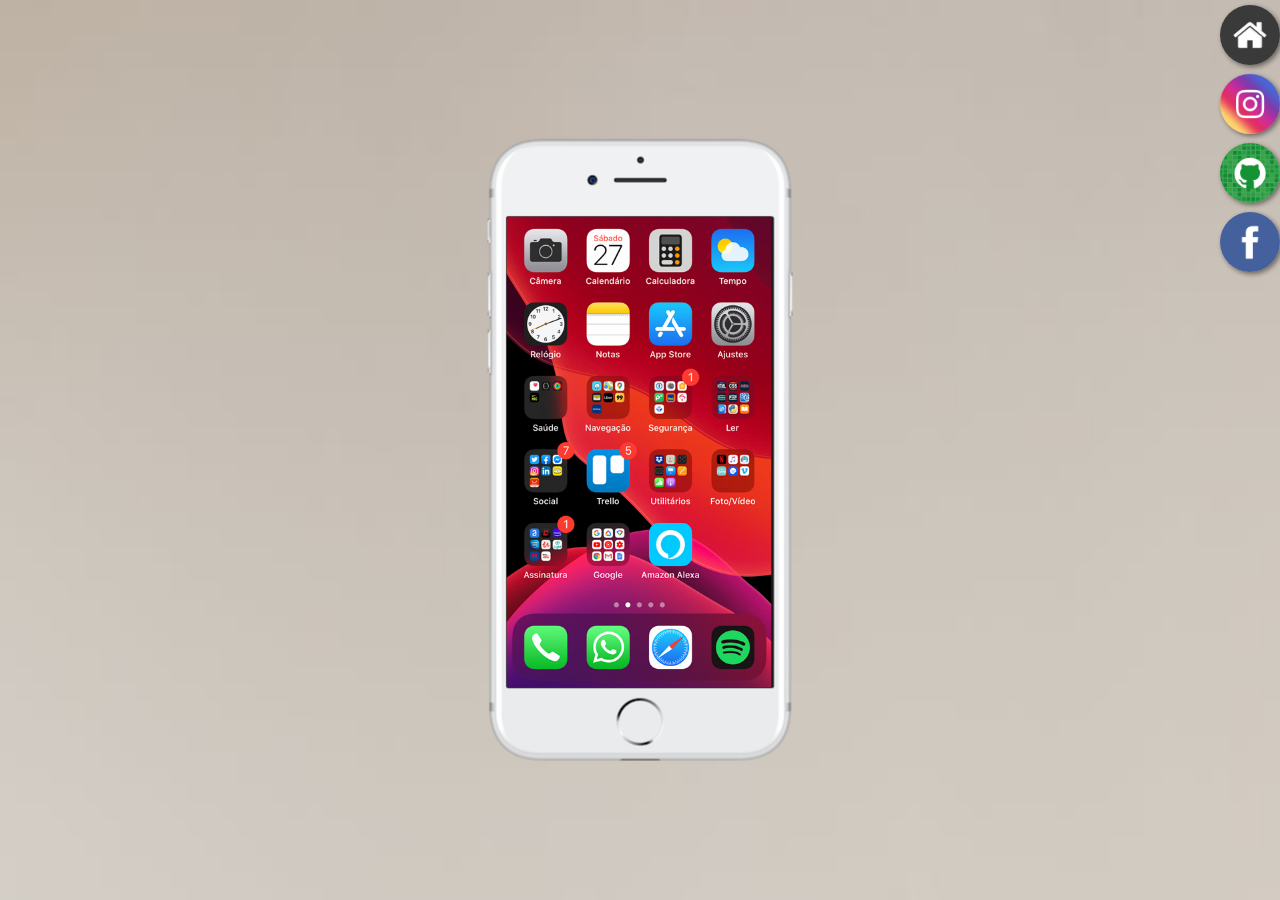
<file: index.html>
<!DOCTYPE html>
<html lang="pt-br">
<head>
    <meta charset="UTF-8">
    <meta http-equiv="X-UA-Compatible" content="IE=edge">
    <meta name="viewport" content="width=device-width, initial-scale=1.0">
    <link rel="shortcut icon" href="favicon.ico" type="image/x-icon">
    <link rel="stylesheet" href="estilos/style.css">
    <title>Projeto Redes Sociais</title>
</head>
<body>
    <main>
        <section id="telefone">
            <iframe src="home.html" name="tela" id="tela" frameborder="0"></iframe>
        </section>
        <section id="redes-sociais">
            <a href="home.html" target="tela"><img src="imagens/logo-home.jpg" alt="logo-do-home-da-pagina"></a> <br>
            <a href="instagram.html" target="tela"><img src="imagens/logo-instagram.jpg" alt="logo-do-instagram"></a> <br>
            <a href="github.html" target="tela"><img src="imagens/logo-github.jpg" alt="logo-do-github"></a> <br>
            <a href="facebook.html" target="tela"><img src="imagens/logo-facebook.jpg" alt=""></a>
        </section>
    </main>
</body>
</html>
</file>
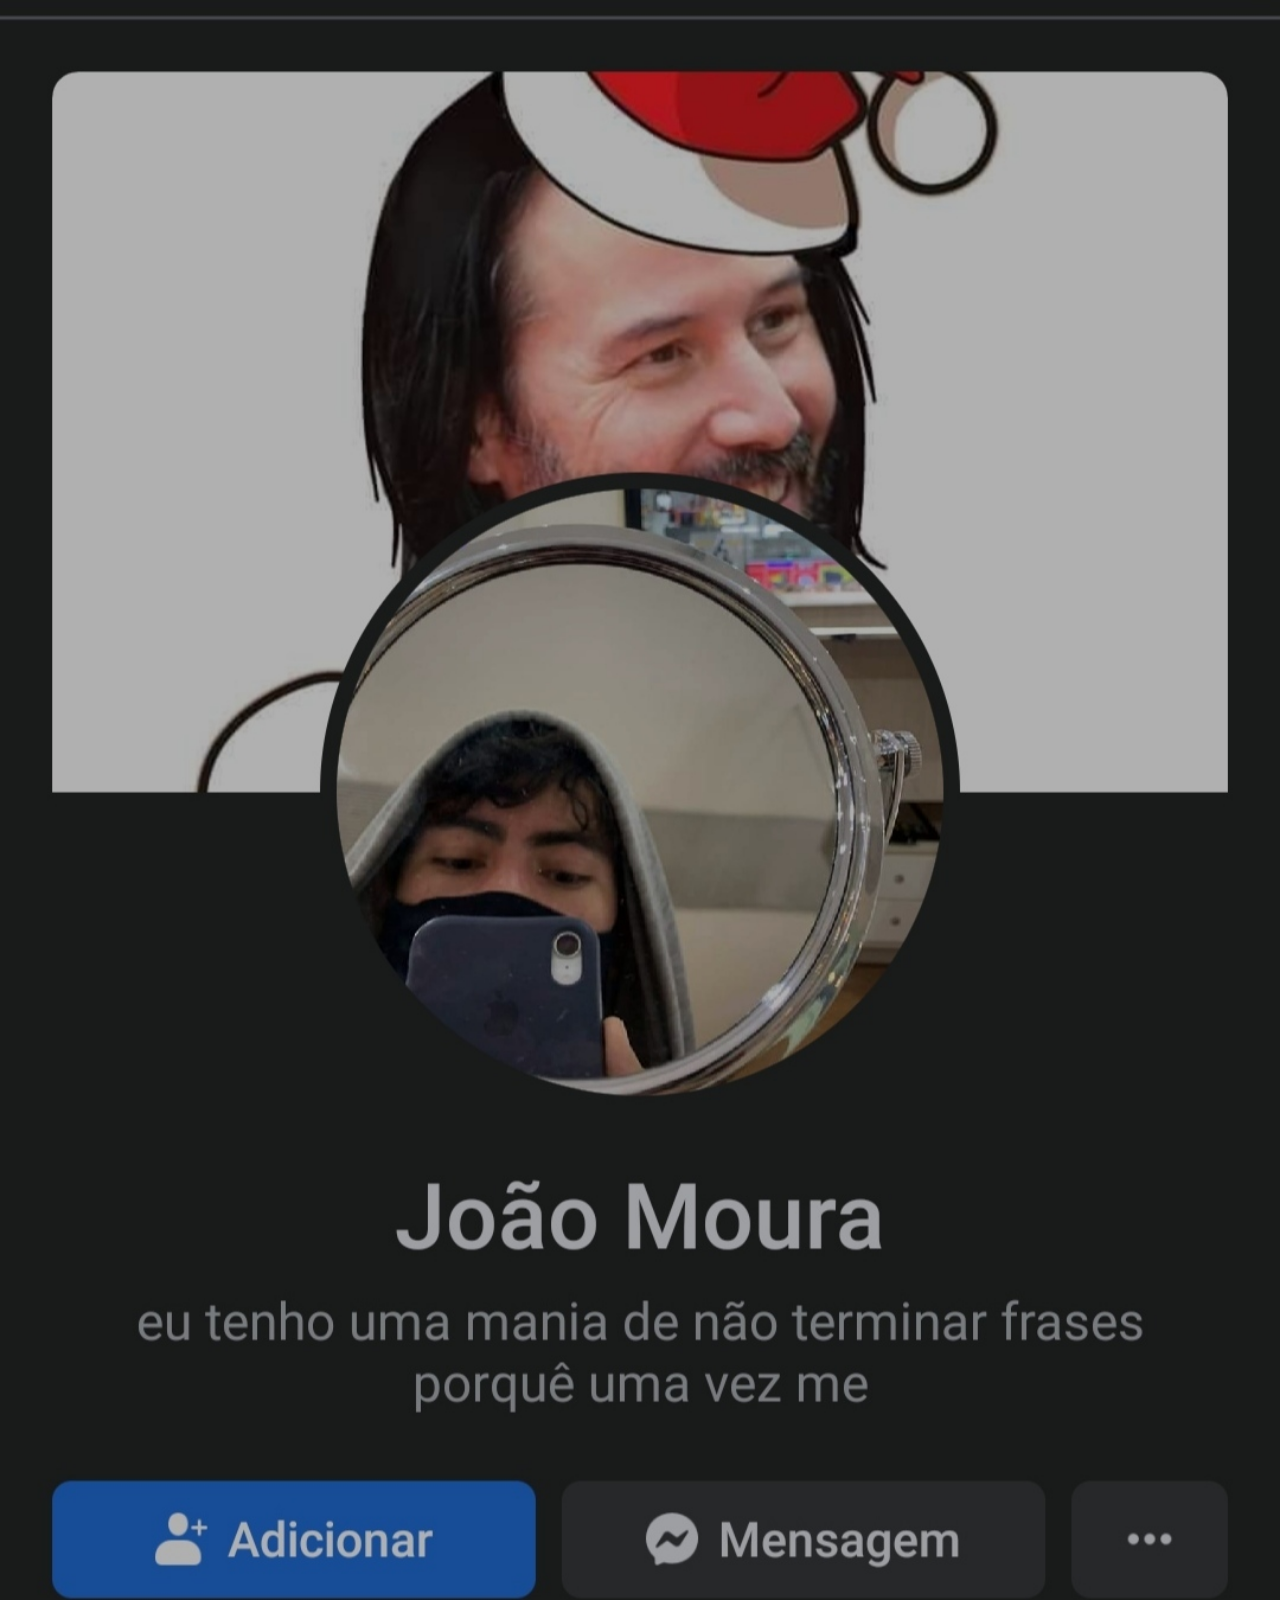
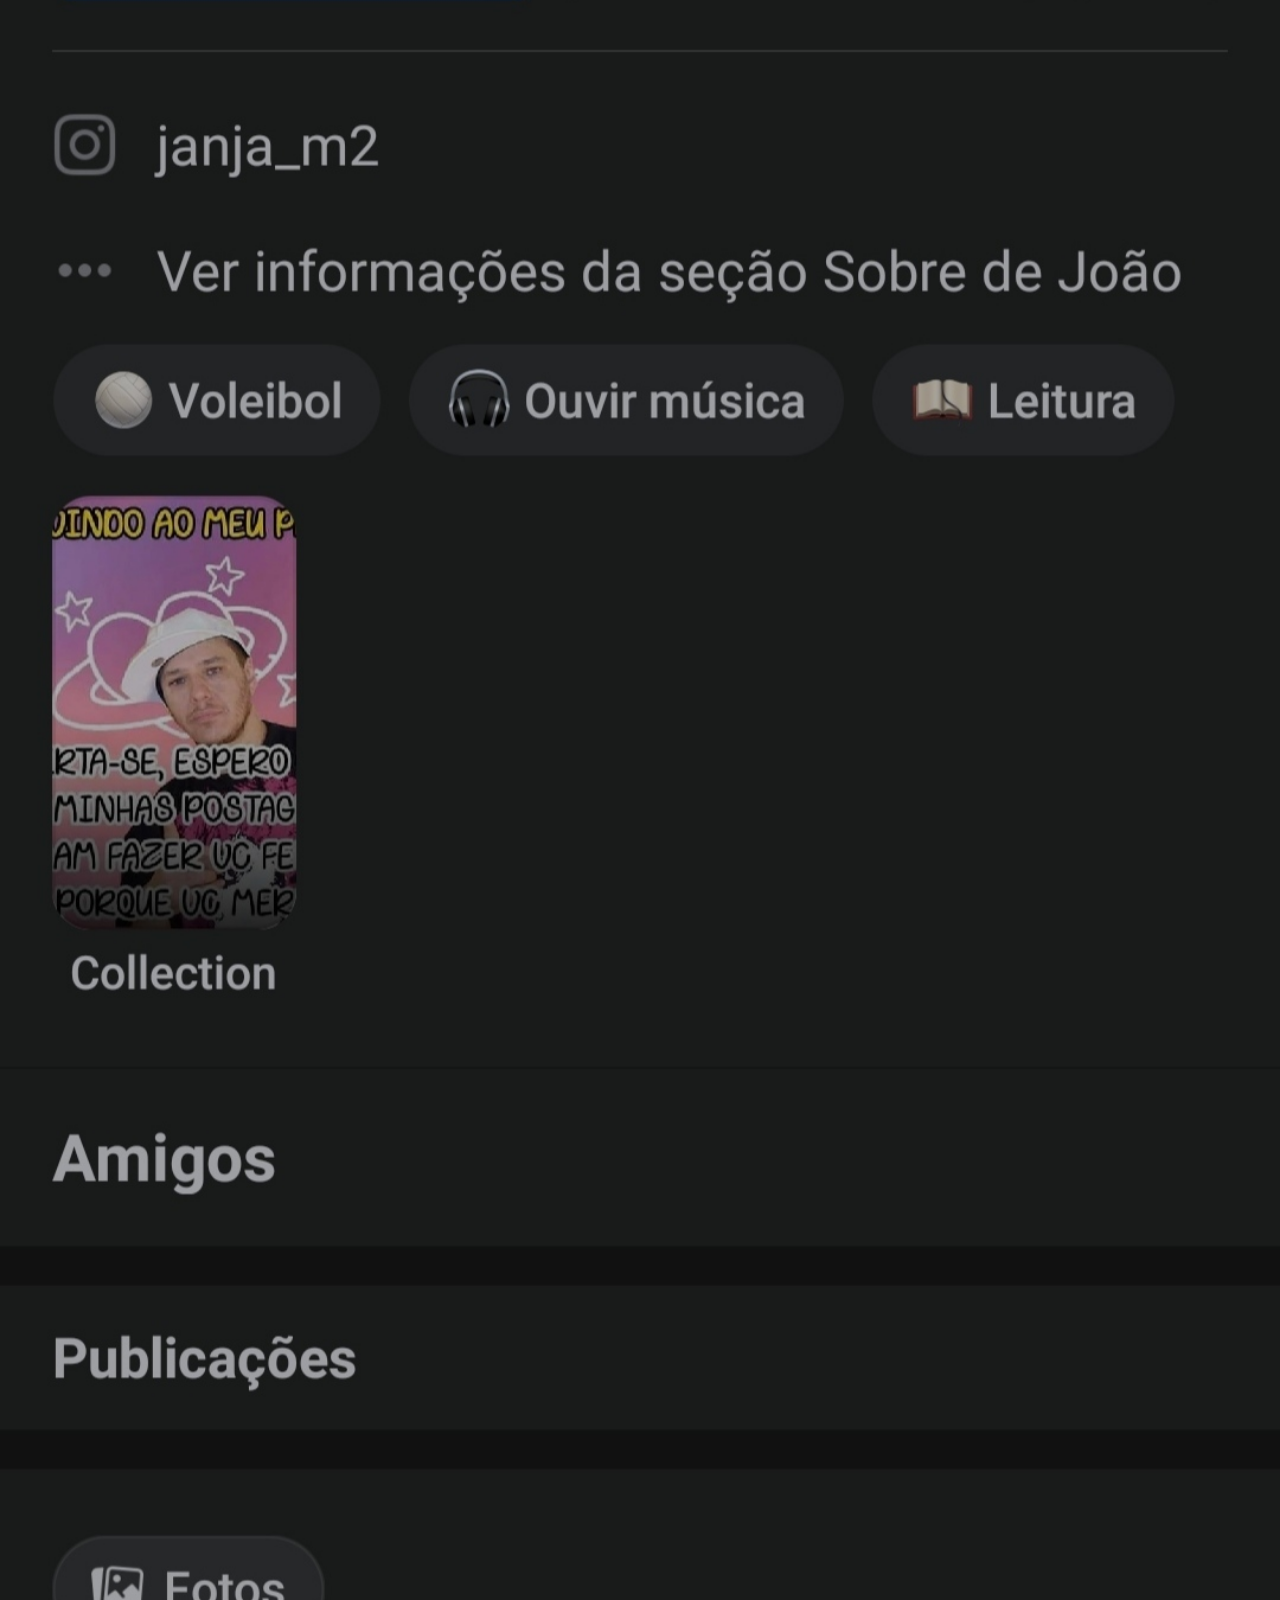
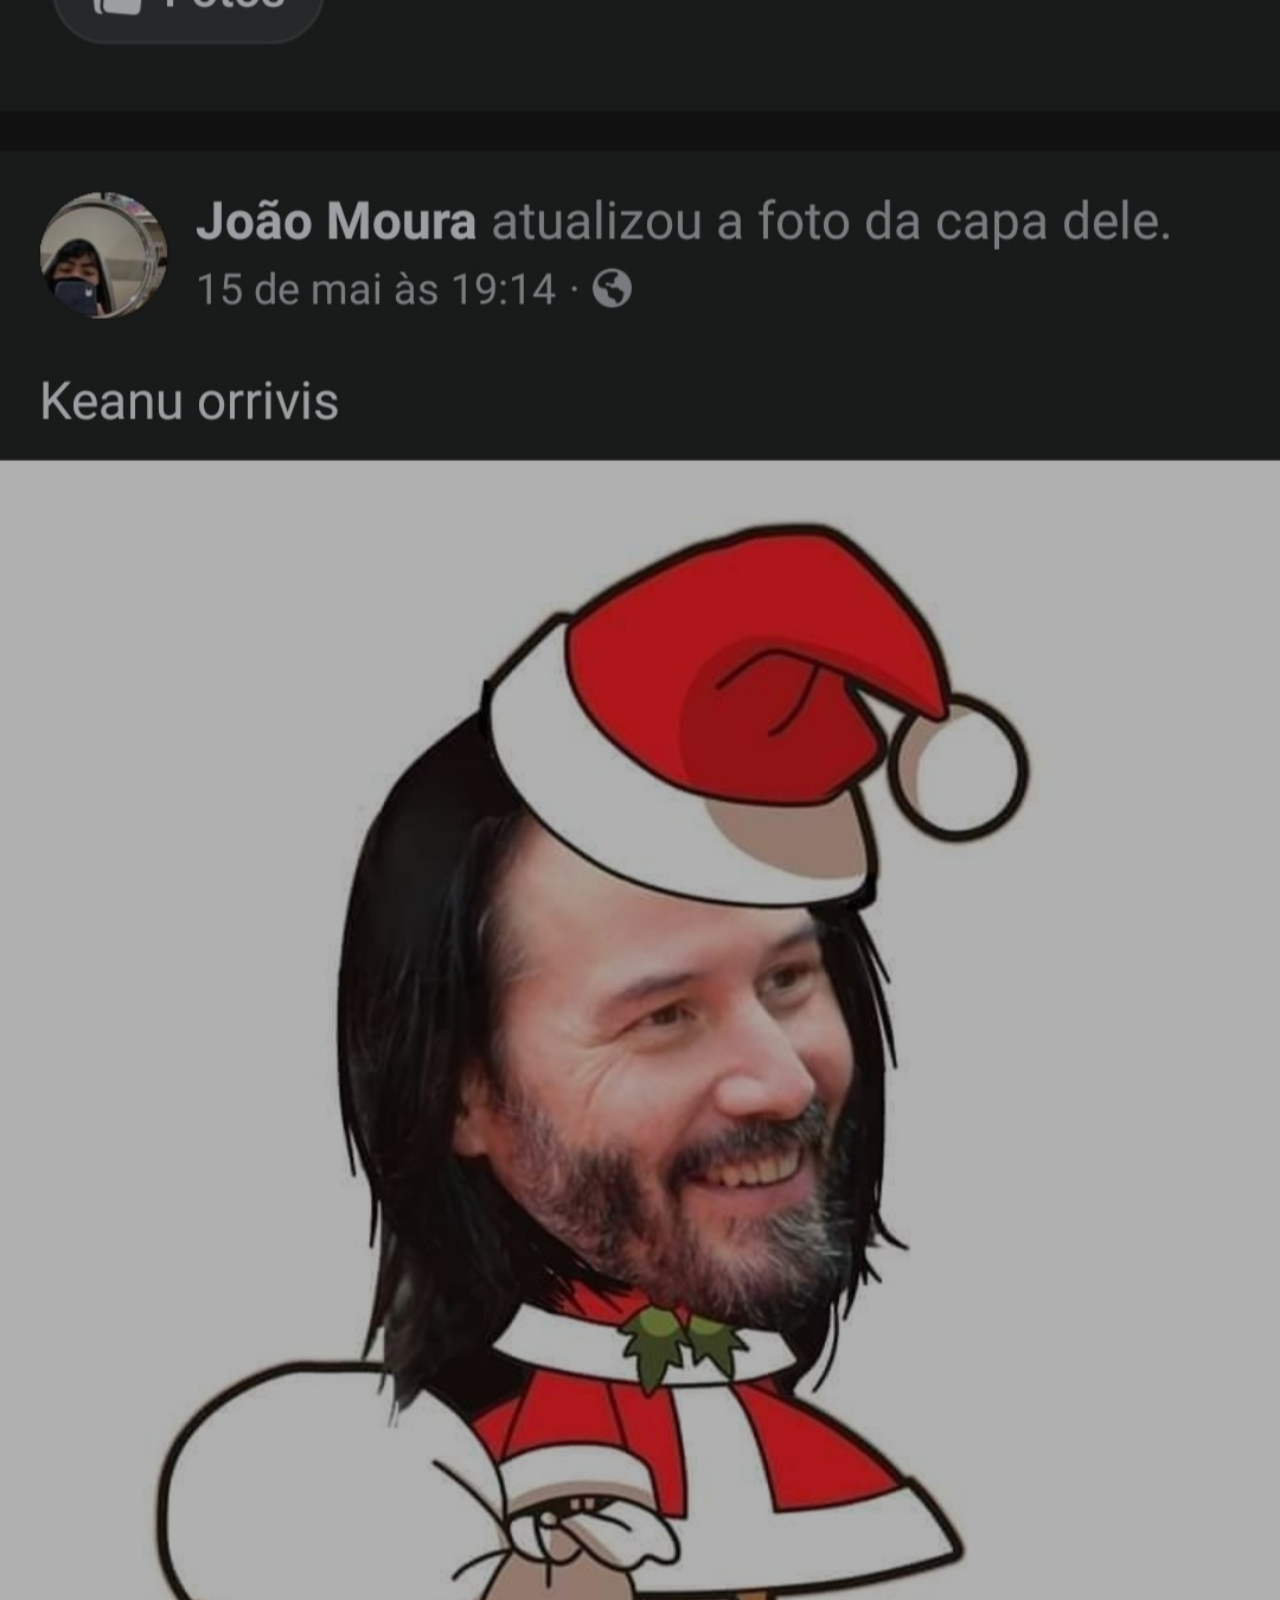
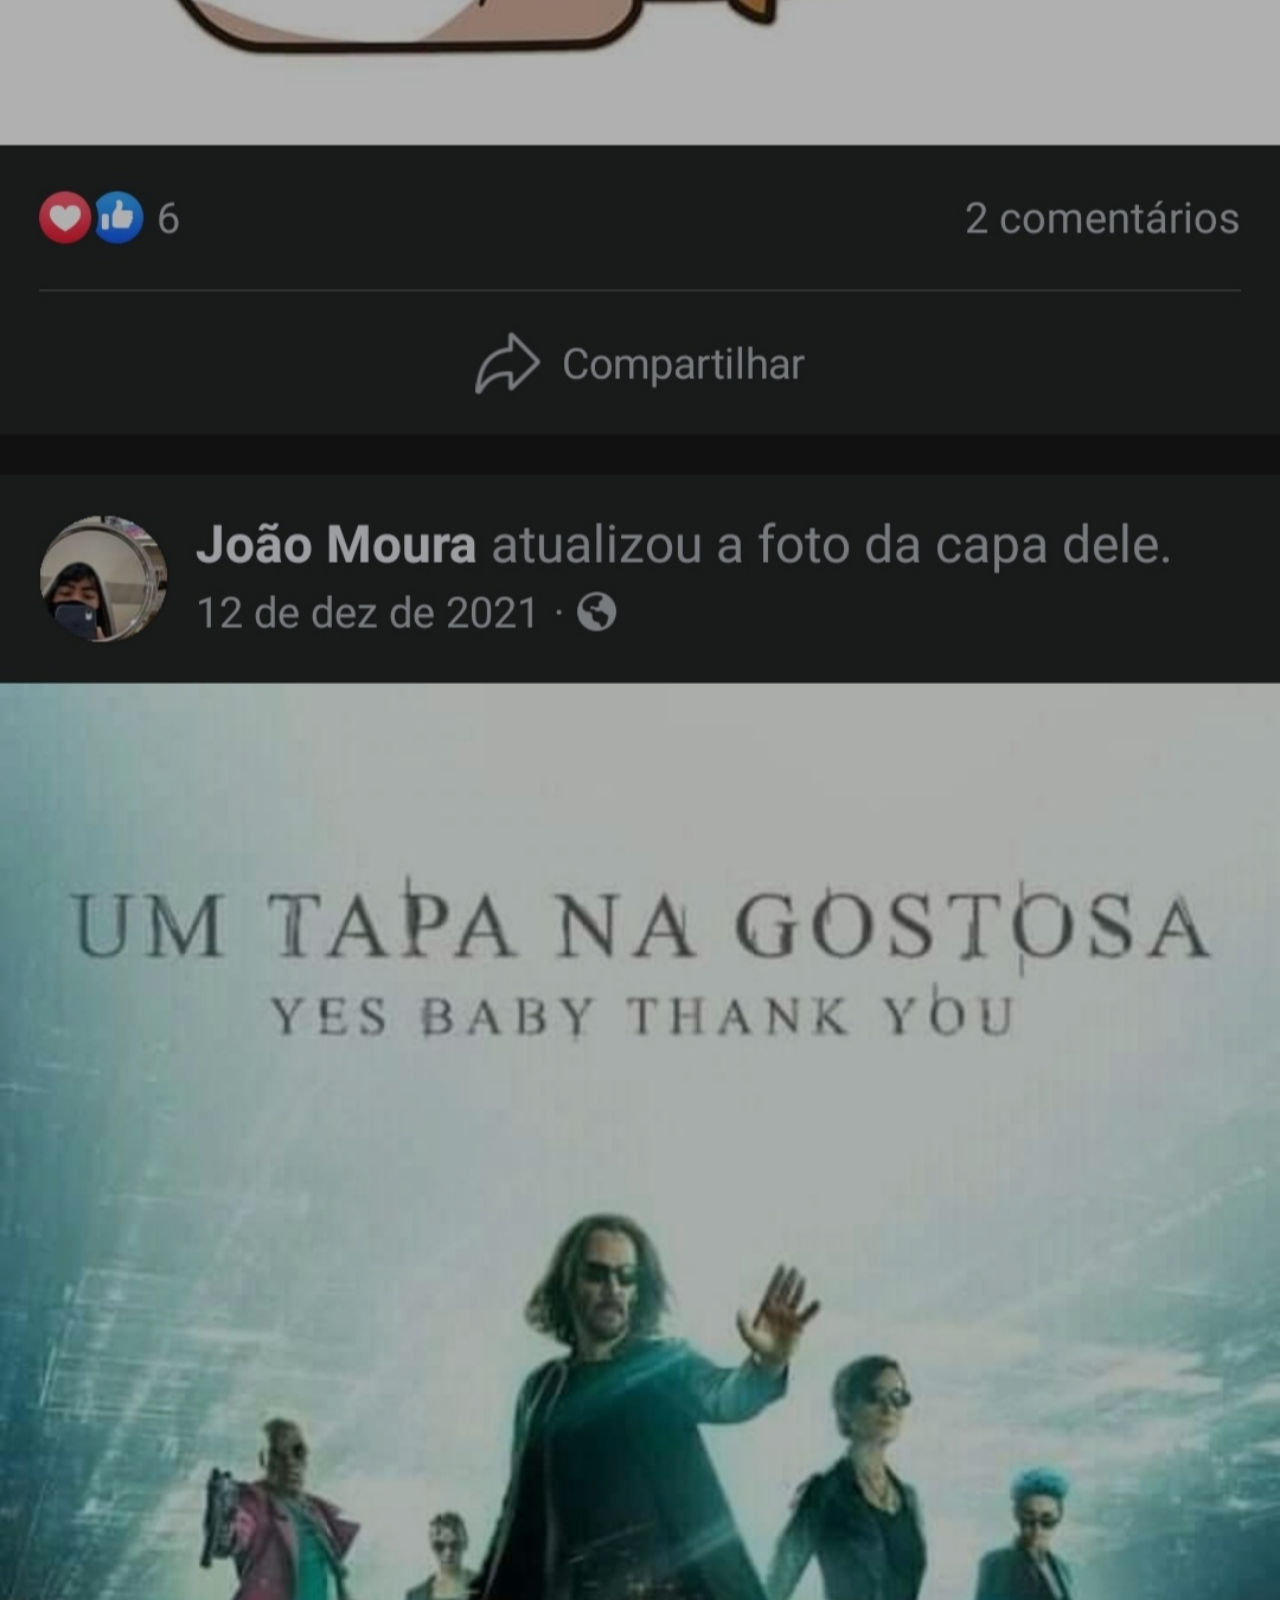
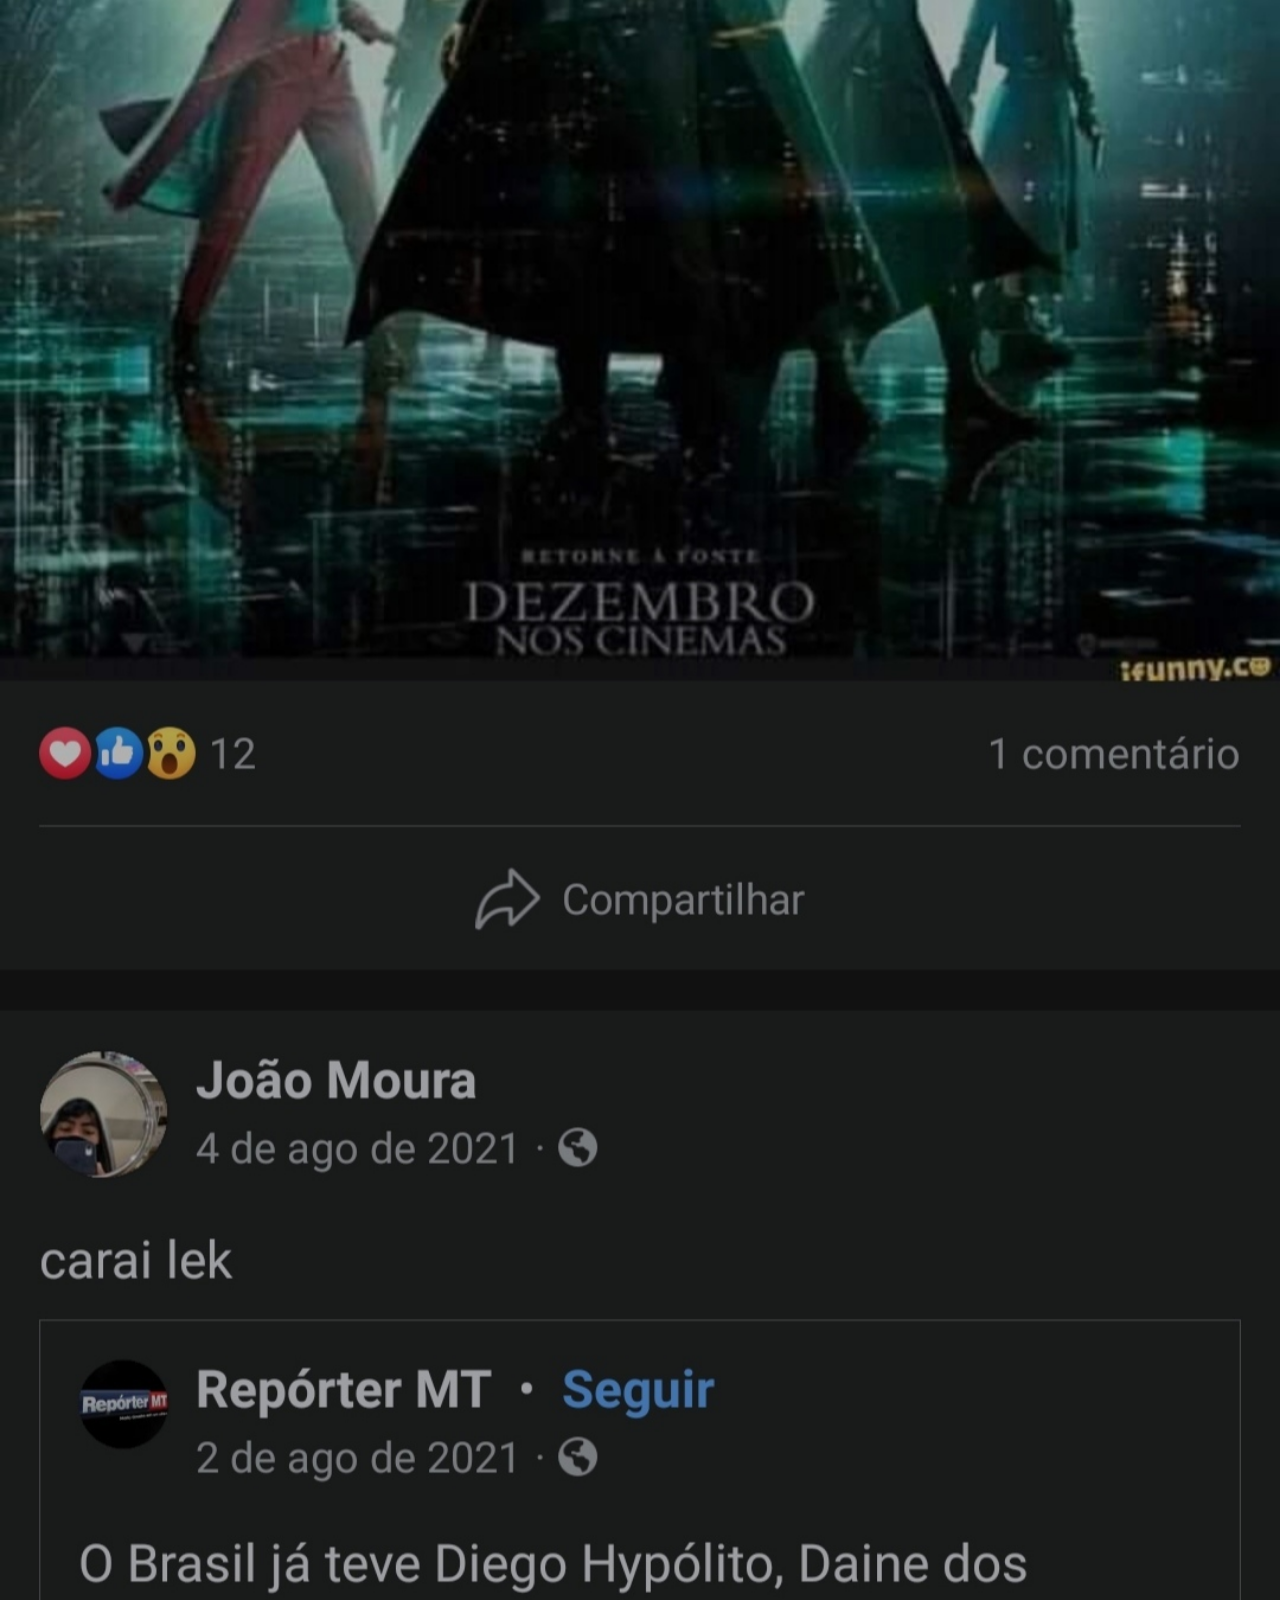
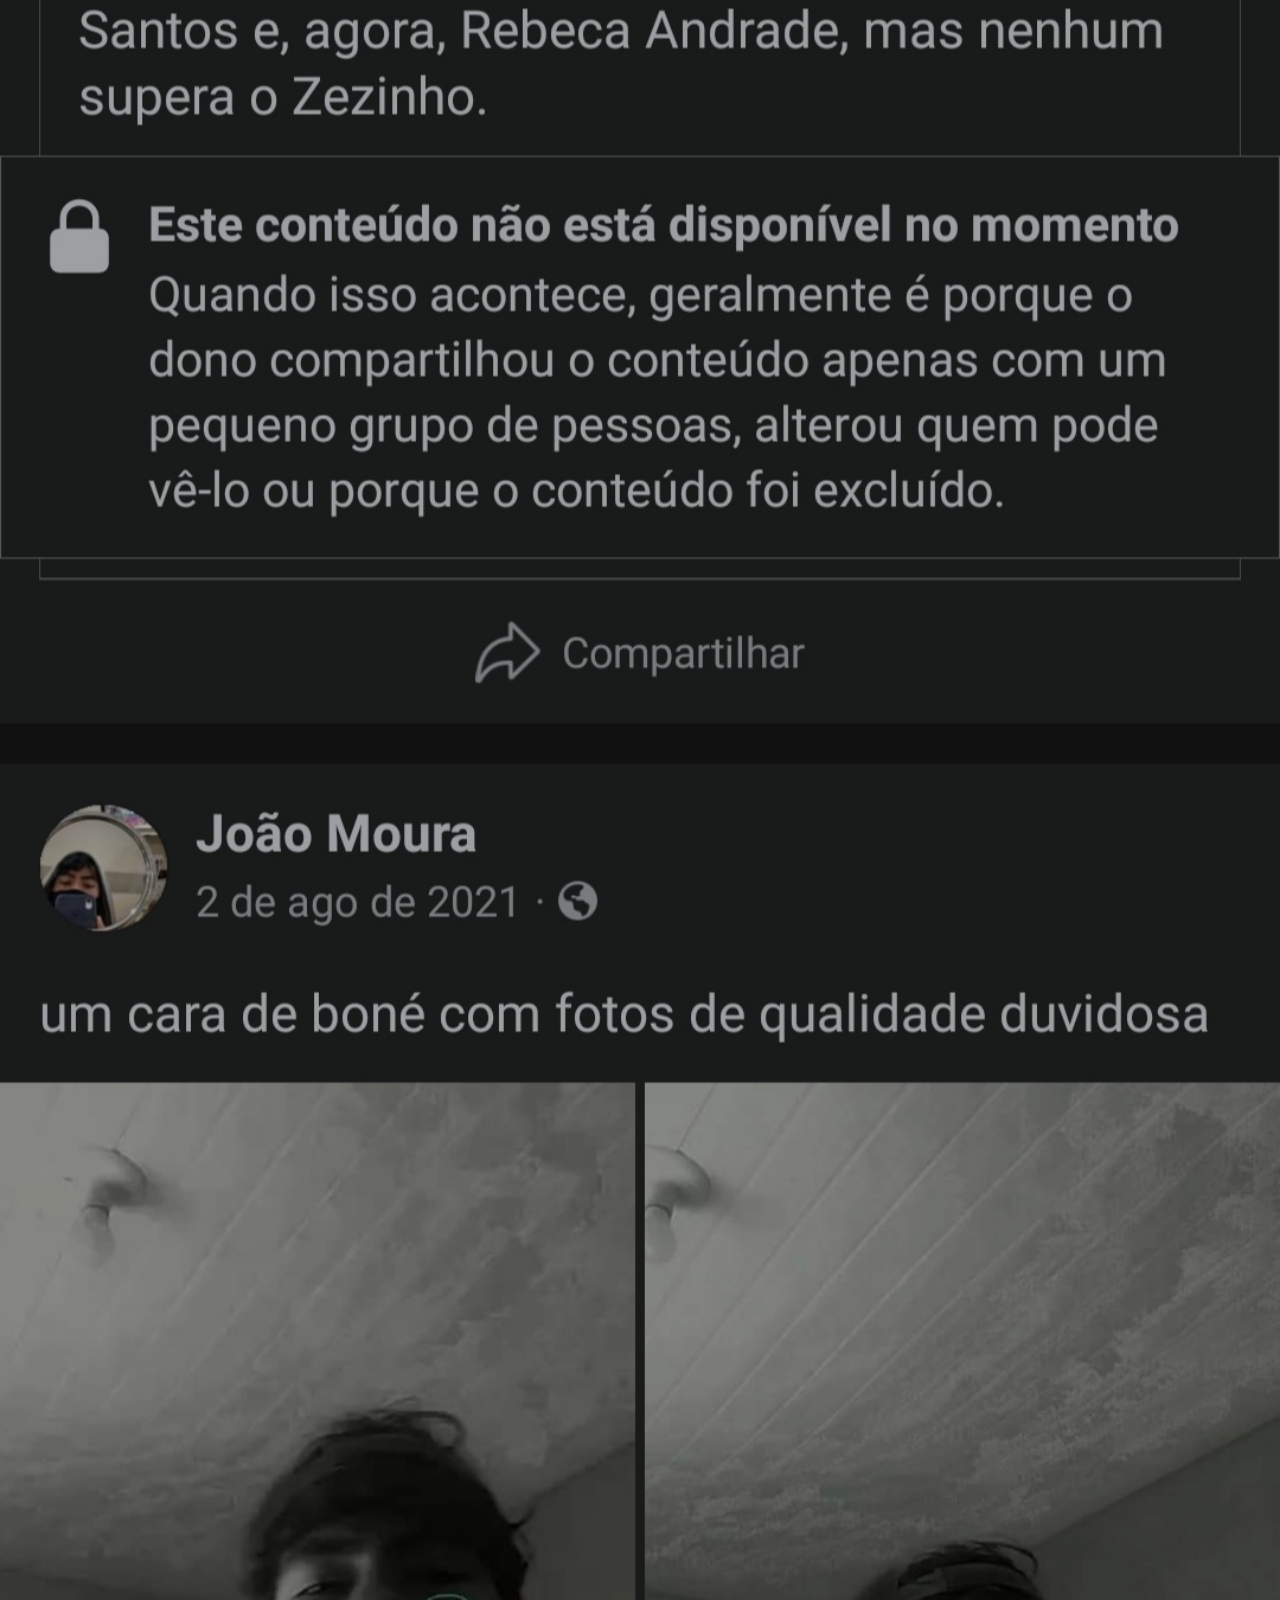
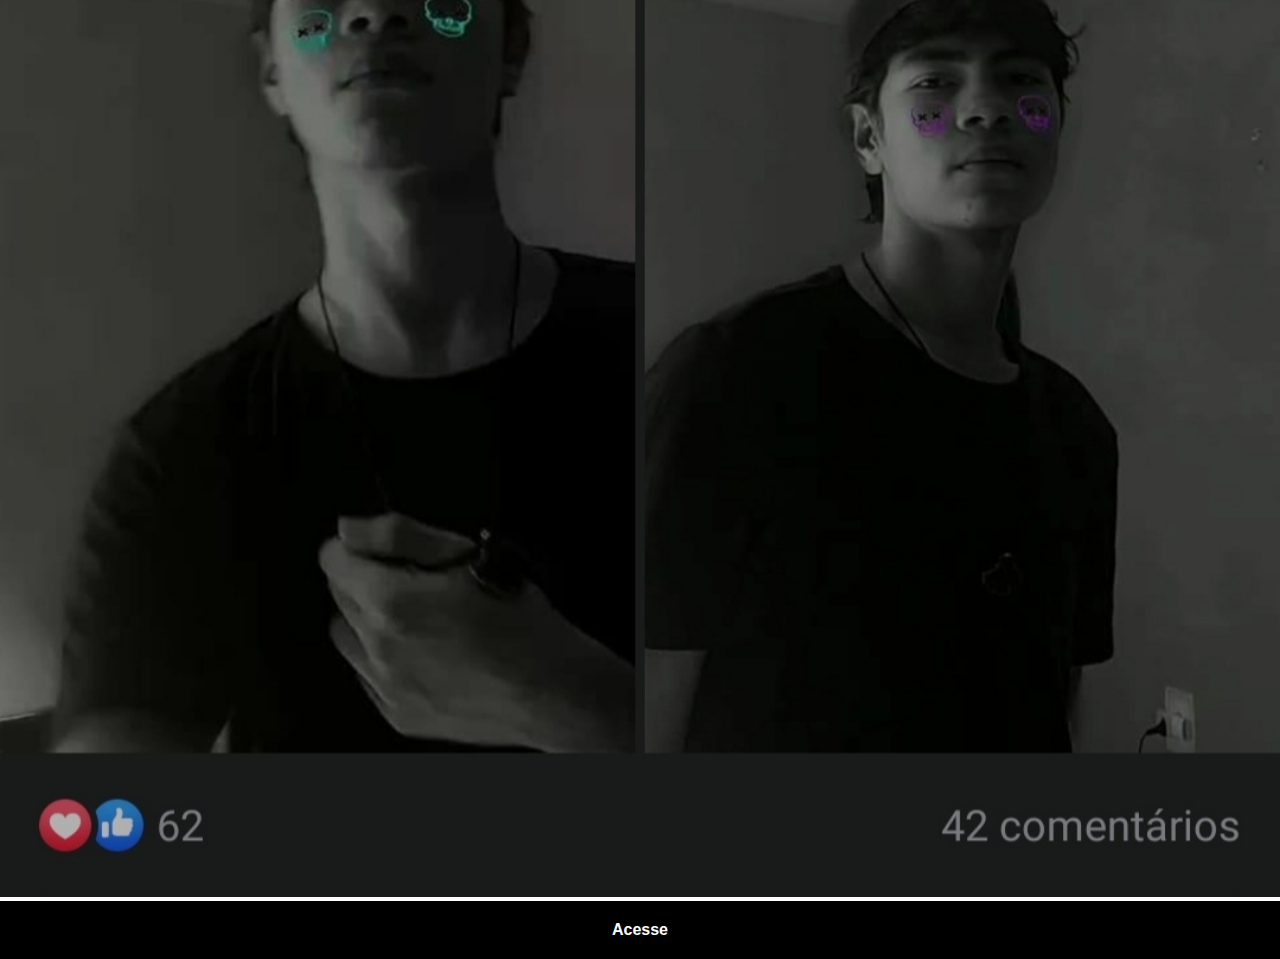
<file: facebook.html>
<!DOCTYPE html>
<html lang="pt-br">
<head>
    <meta charset="UTF-8">
    <meta http-equiv="X-UA-Compatible" content="IE=edge">
    <meta name="viewport" content="width=device-width, initial-scale=1.0">
    <title>Facebook</title>
    <link rel="stylesheet" href="estilos/social.css">
</head>
<body>
    <img src="imagens/tela-do-meu-facebook.jpg"><a href="https://www.facebook.com/profile.php?id=100019832523914" target="_blank">Acesse</a></img>
</body>
</html>
</file>
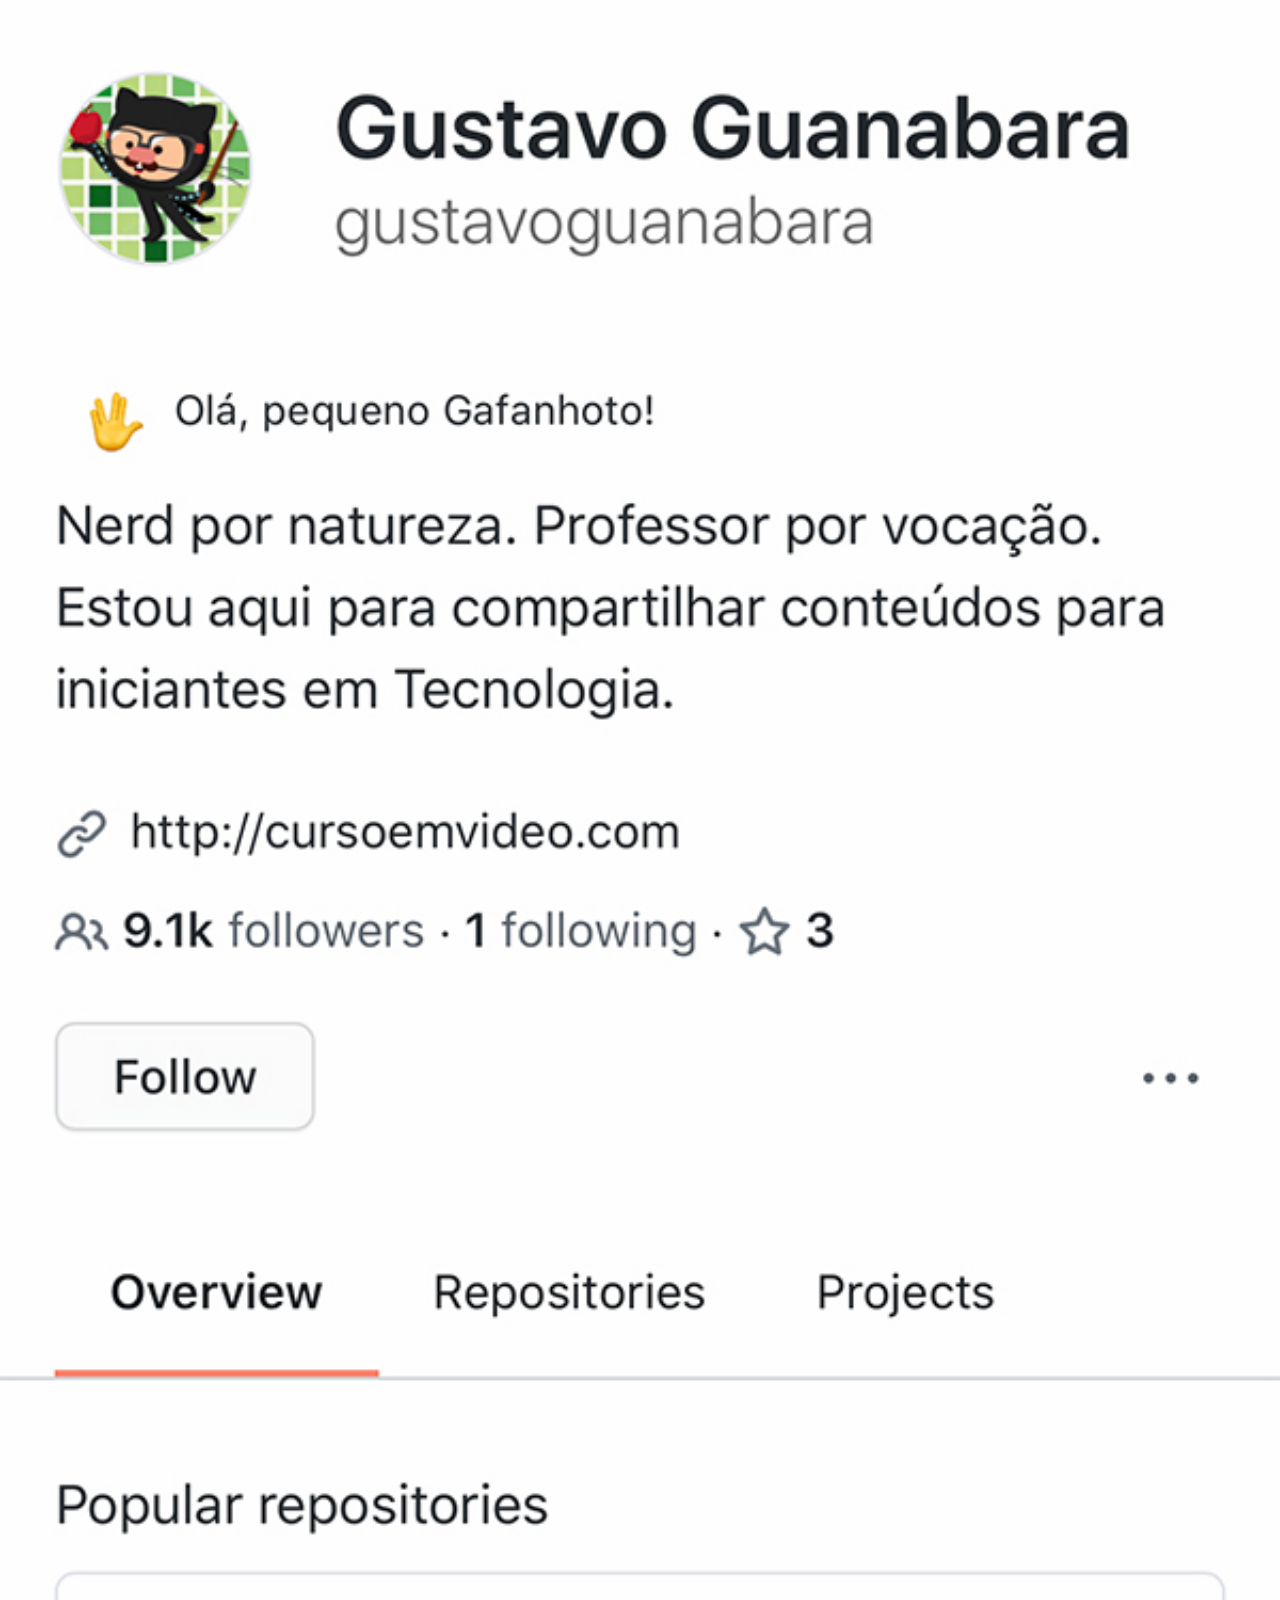
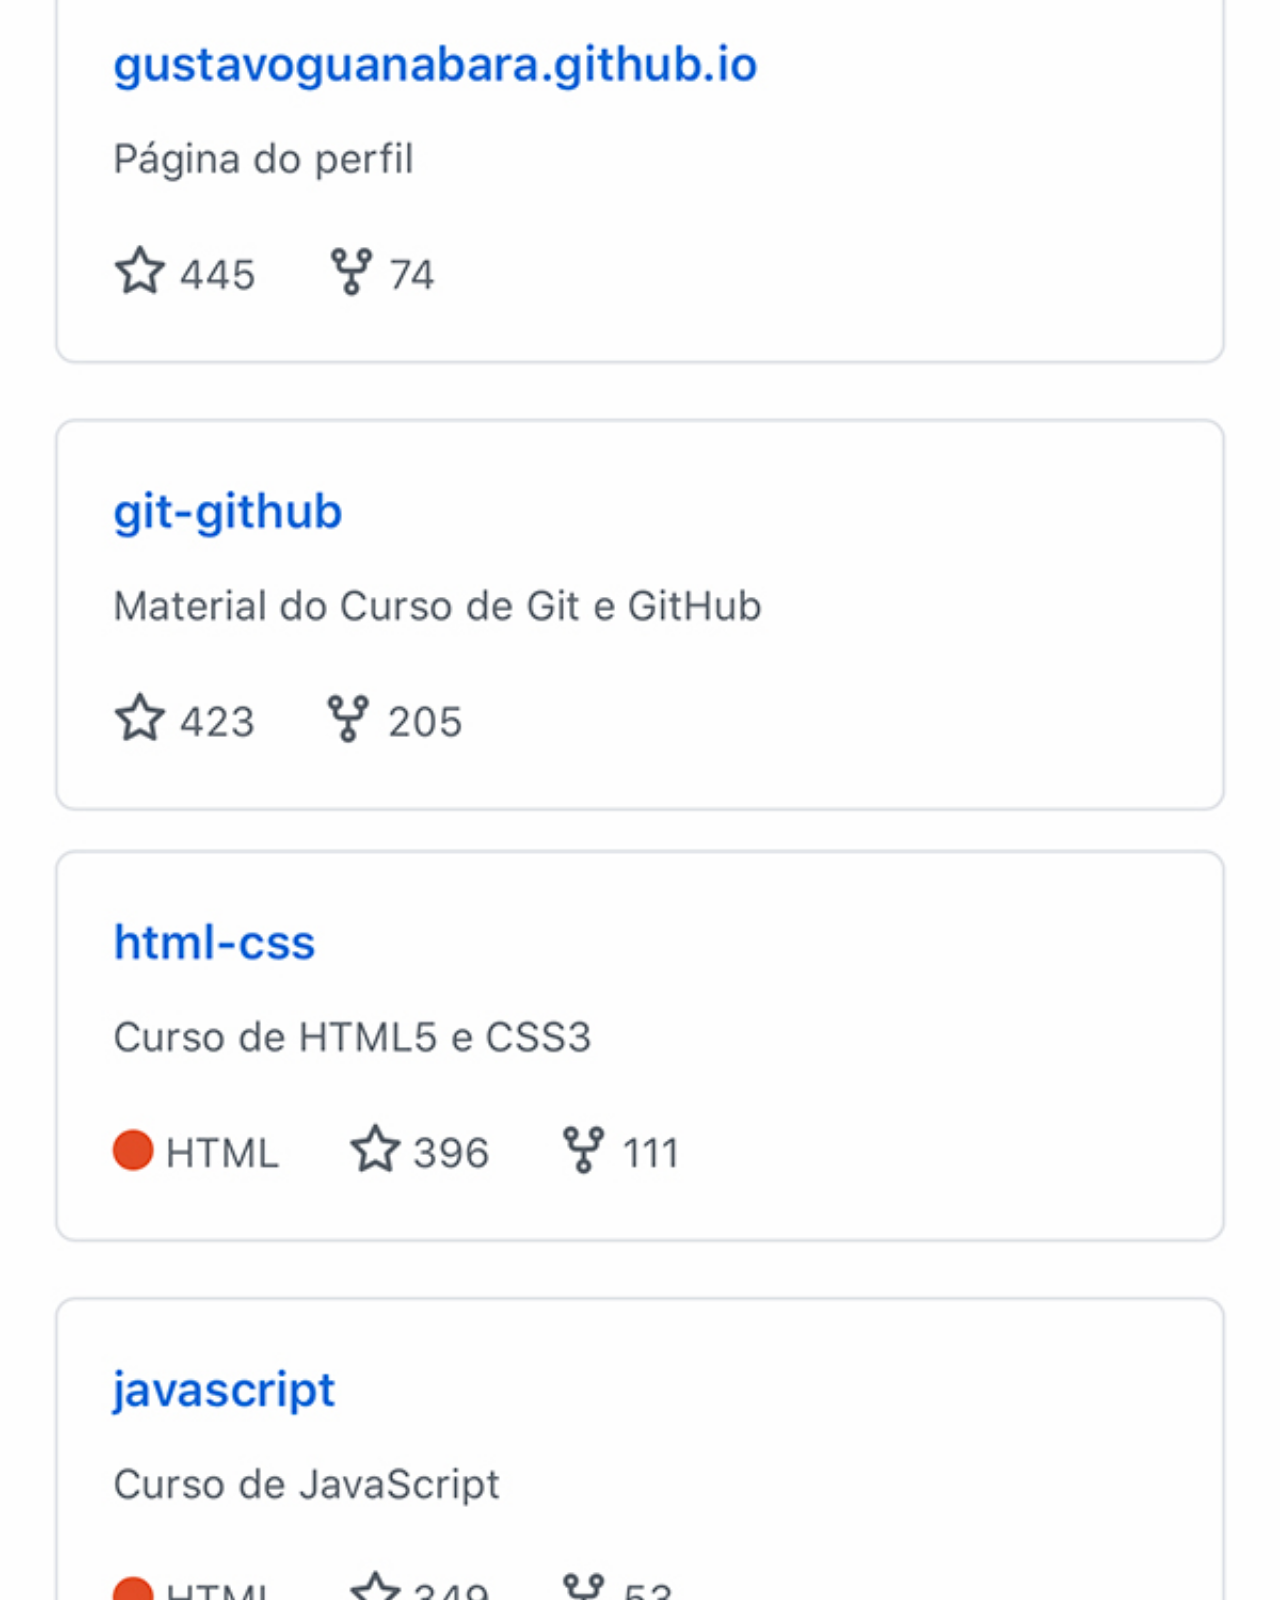
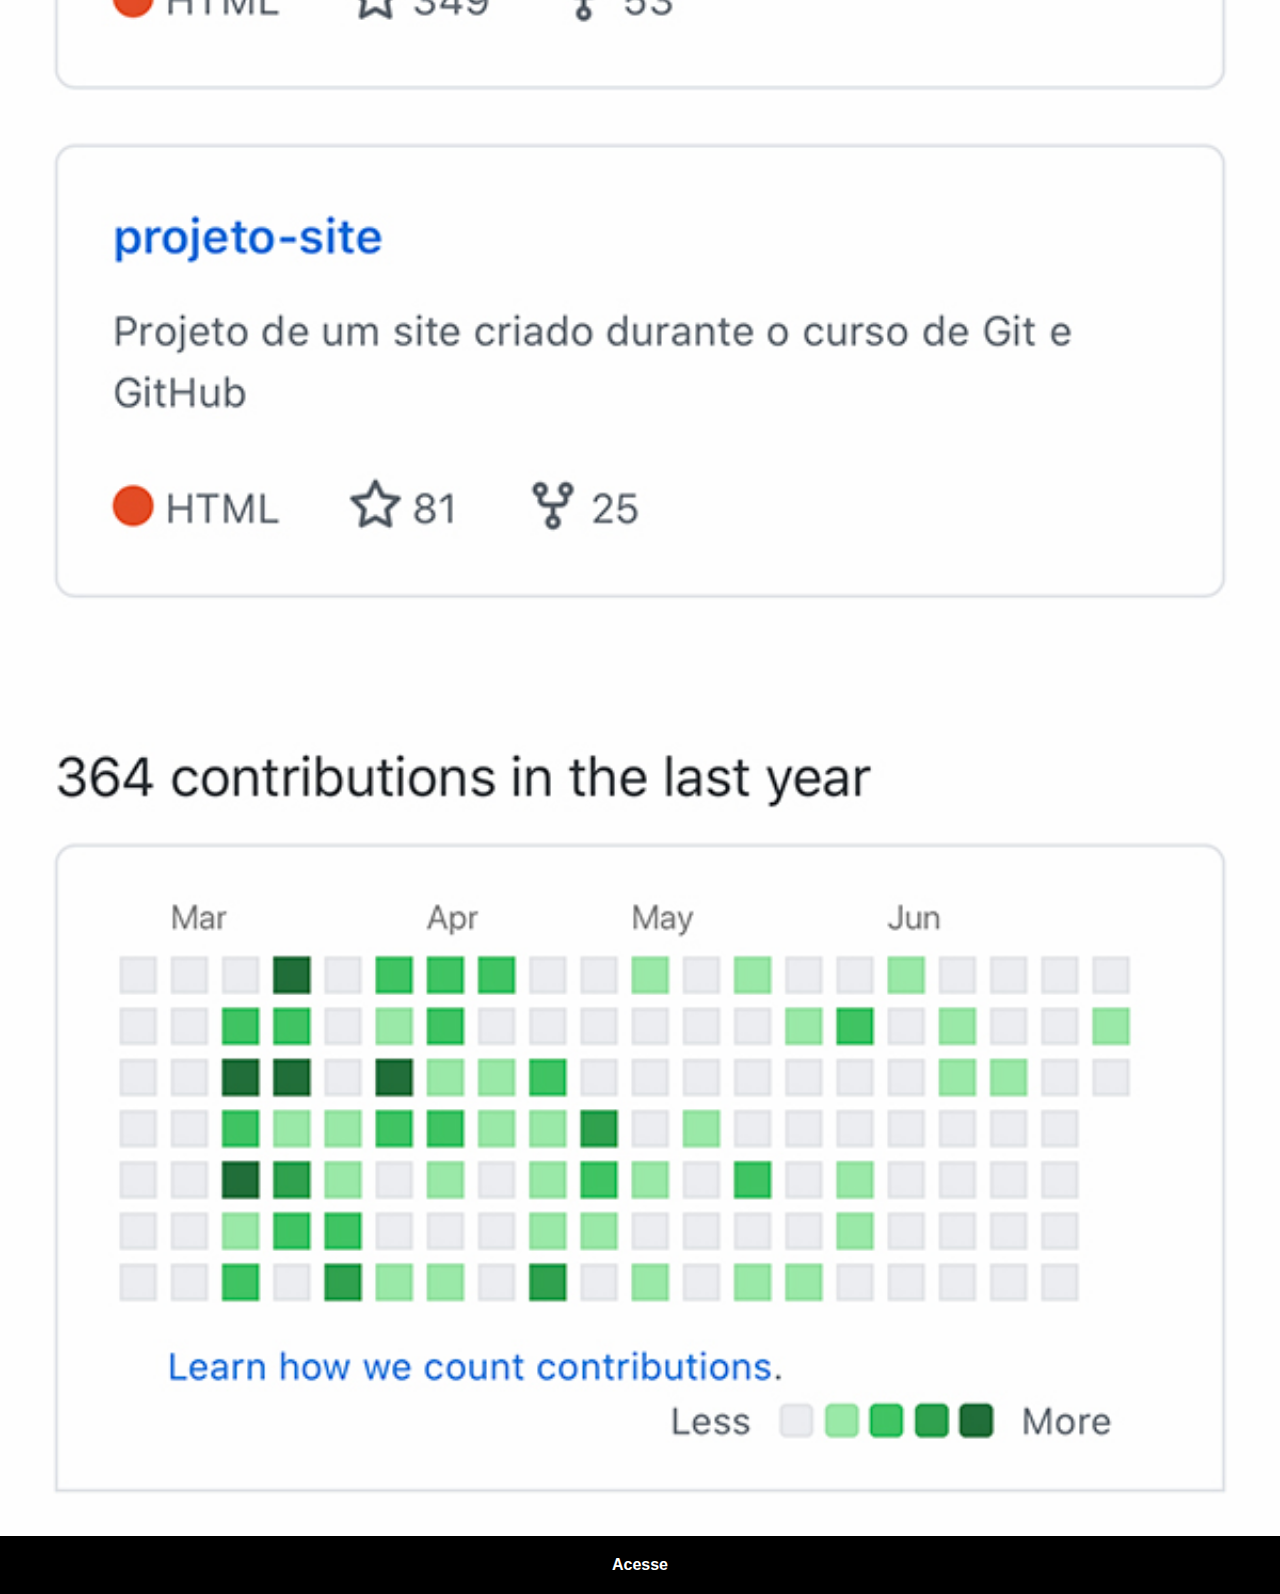
<file: github.html>
<!DOCTYPE html>
<html lang="pt-br">
<head>
    <meta charset="UTF-8">
    <meta http-equiv="X-UA-Compatible" content="IE=edge">
    <meta name="viewport" content="width=device-width, initial-scale=1.0">
    <title>Github</title>
    <link rel="stylesheet" href="estilos/social.css">
</head>
<body>
    <img src="imagens/tela-github.jpg" alt="tela-do-github"><a href="https://github.com/joaomouram" target="_blank">Acesse</a></img>
</body>
</html>
</file>
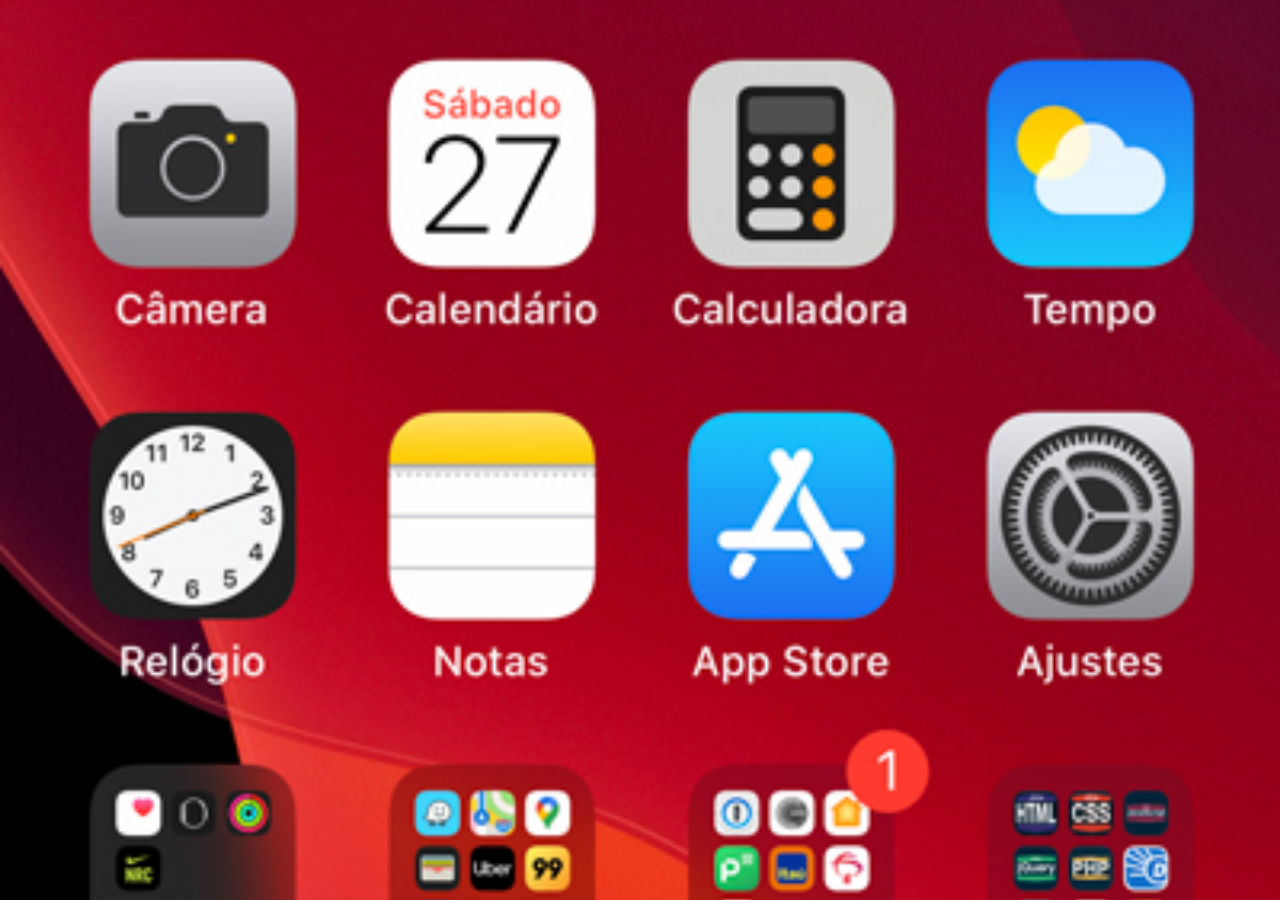
<file: home.html>
<!DOCTYPE html>
<html lang="pt-br">
<head>
    <meta charset="UTF-8">
    <meta http-equiv="X-UA-Compatible" content="IE=edge">
    <meta name="viewport" content="width=device-width, initial-scale=1.0">
    <title>Home</title>
    <style>
        * {
            padding: 0px;
            margin: 0px;
        }

        body {
            height: 100vh;
            width: 100vw;
            background: #000 url('imagens/tela-home.jpg') no-repeat top center;
            background-size: cover;
        }

    </style>
</head>
<body>
    
</body>
</html>
</file>
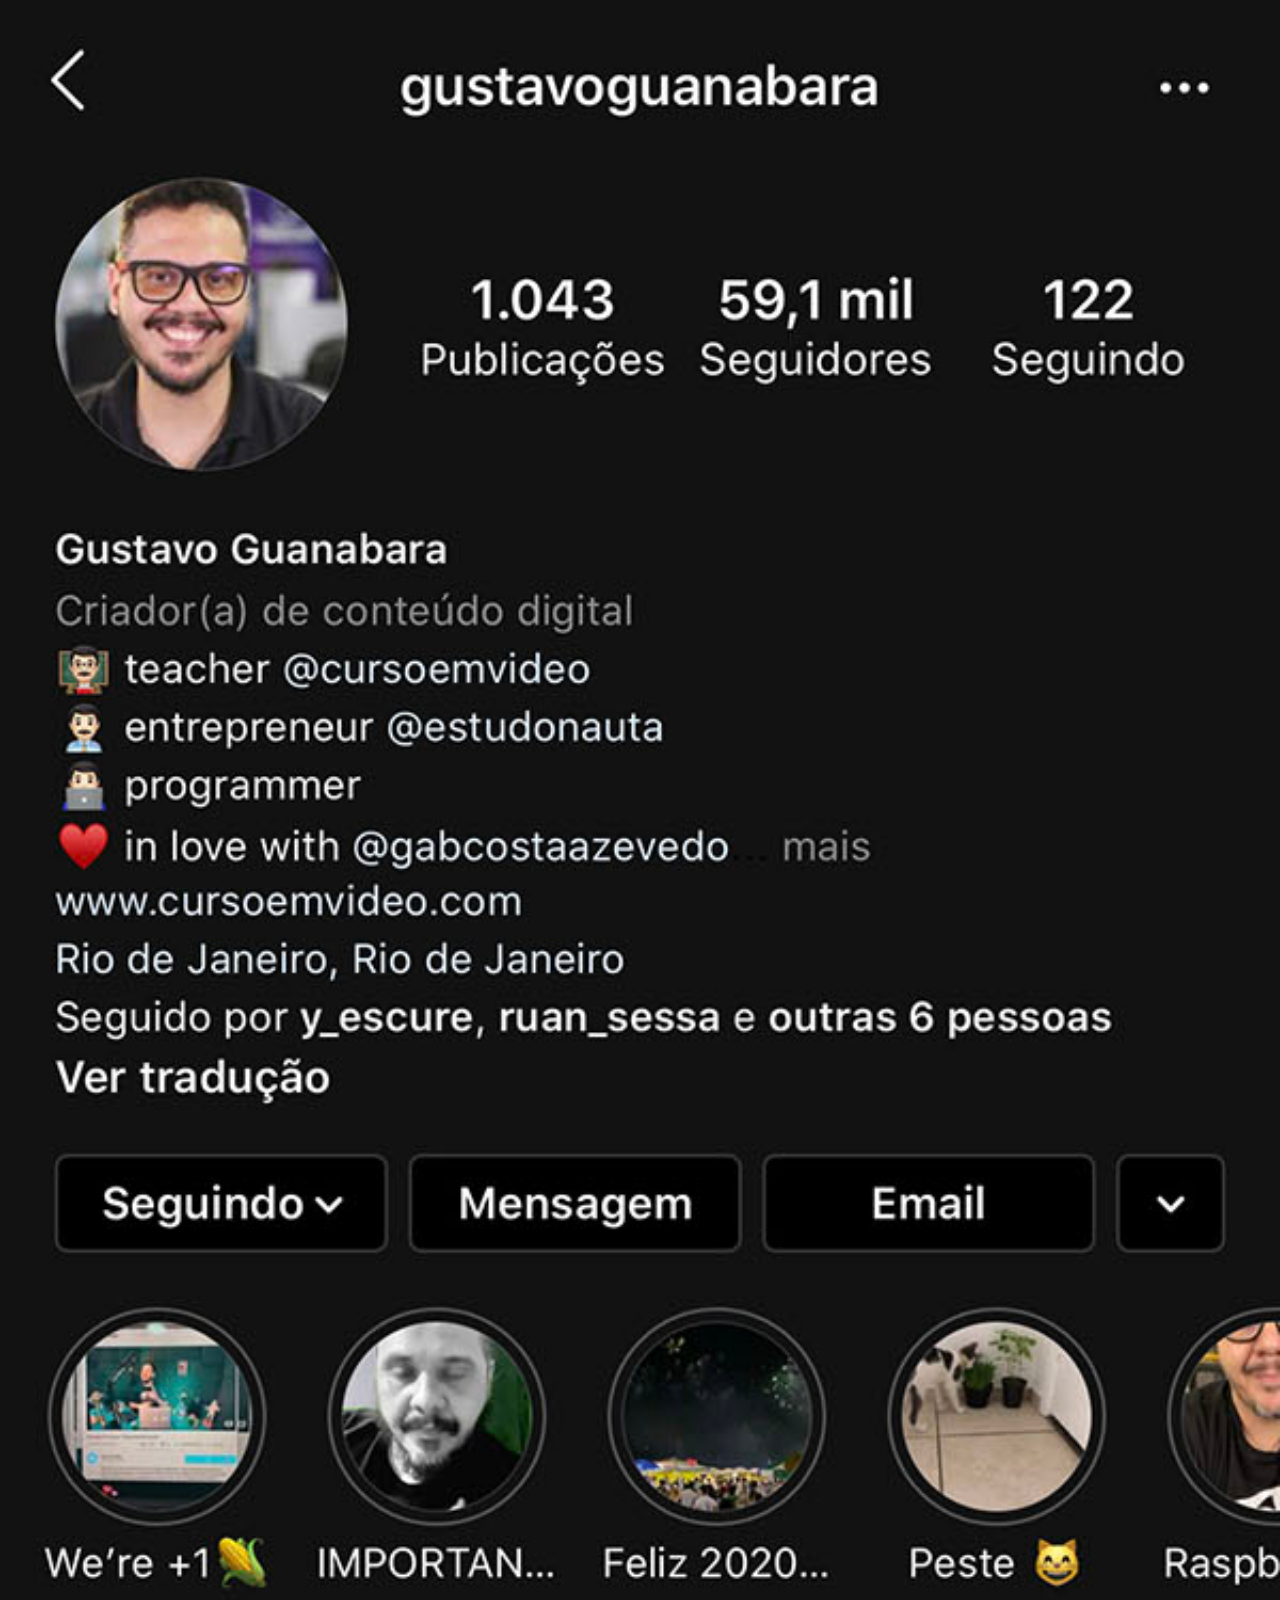
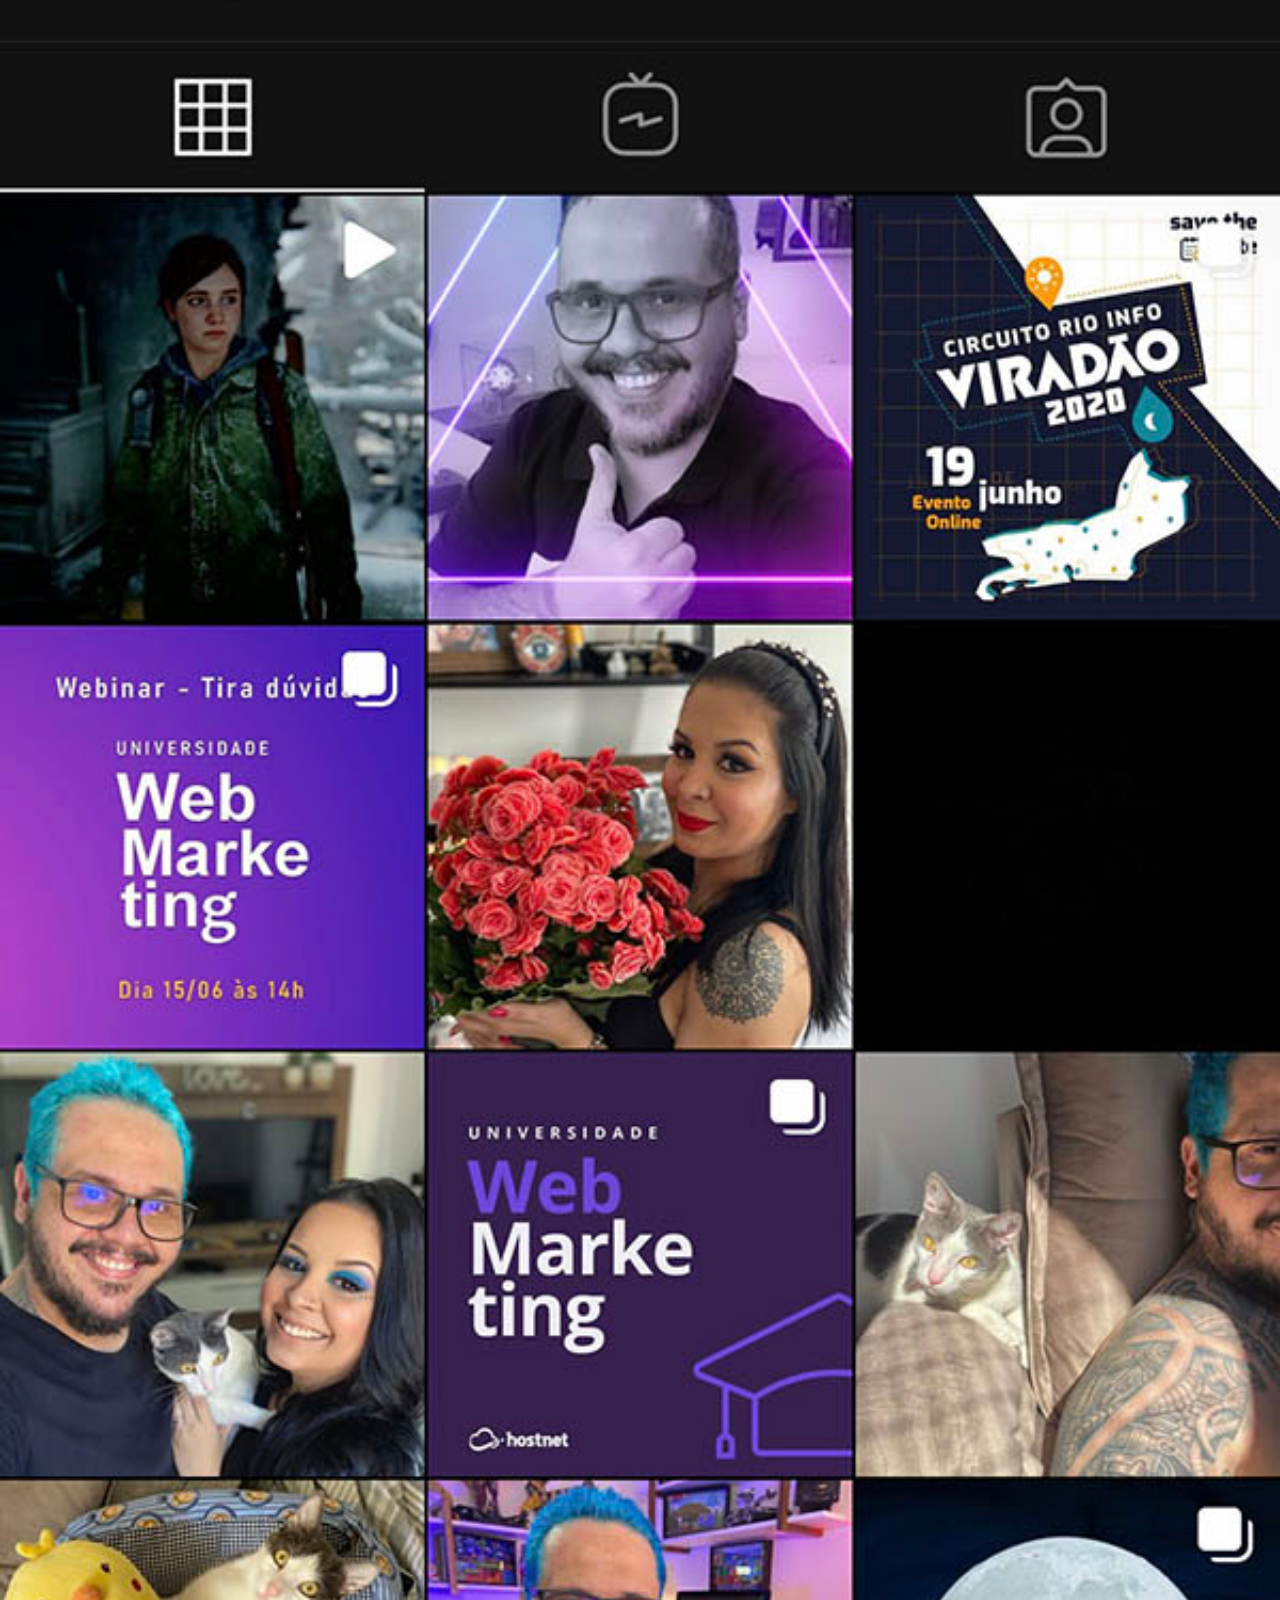
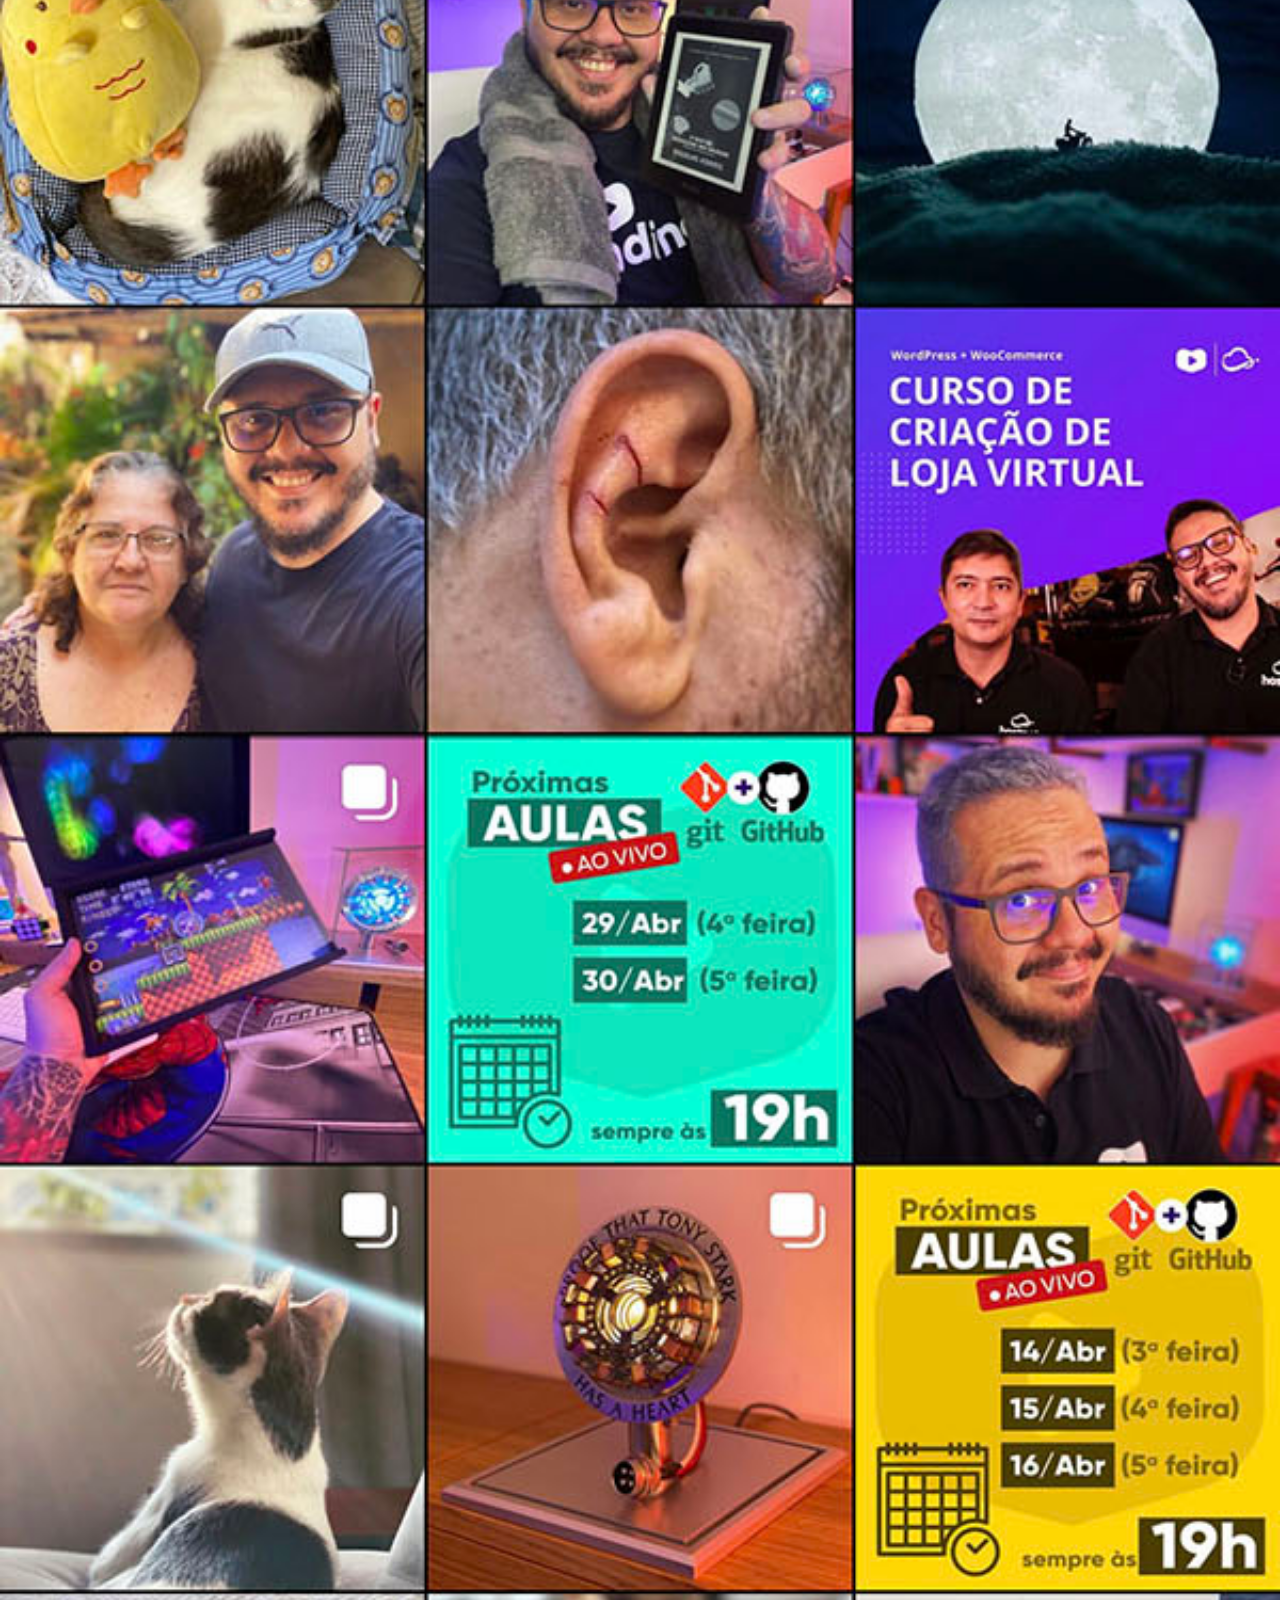
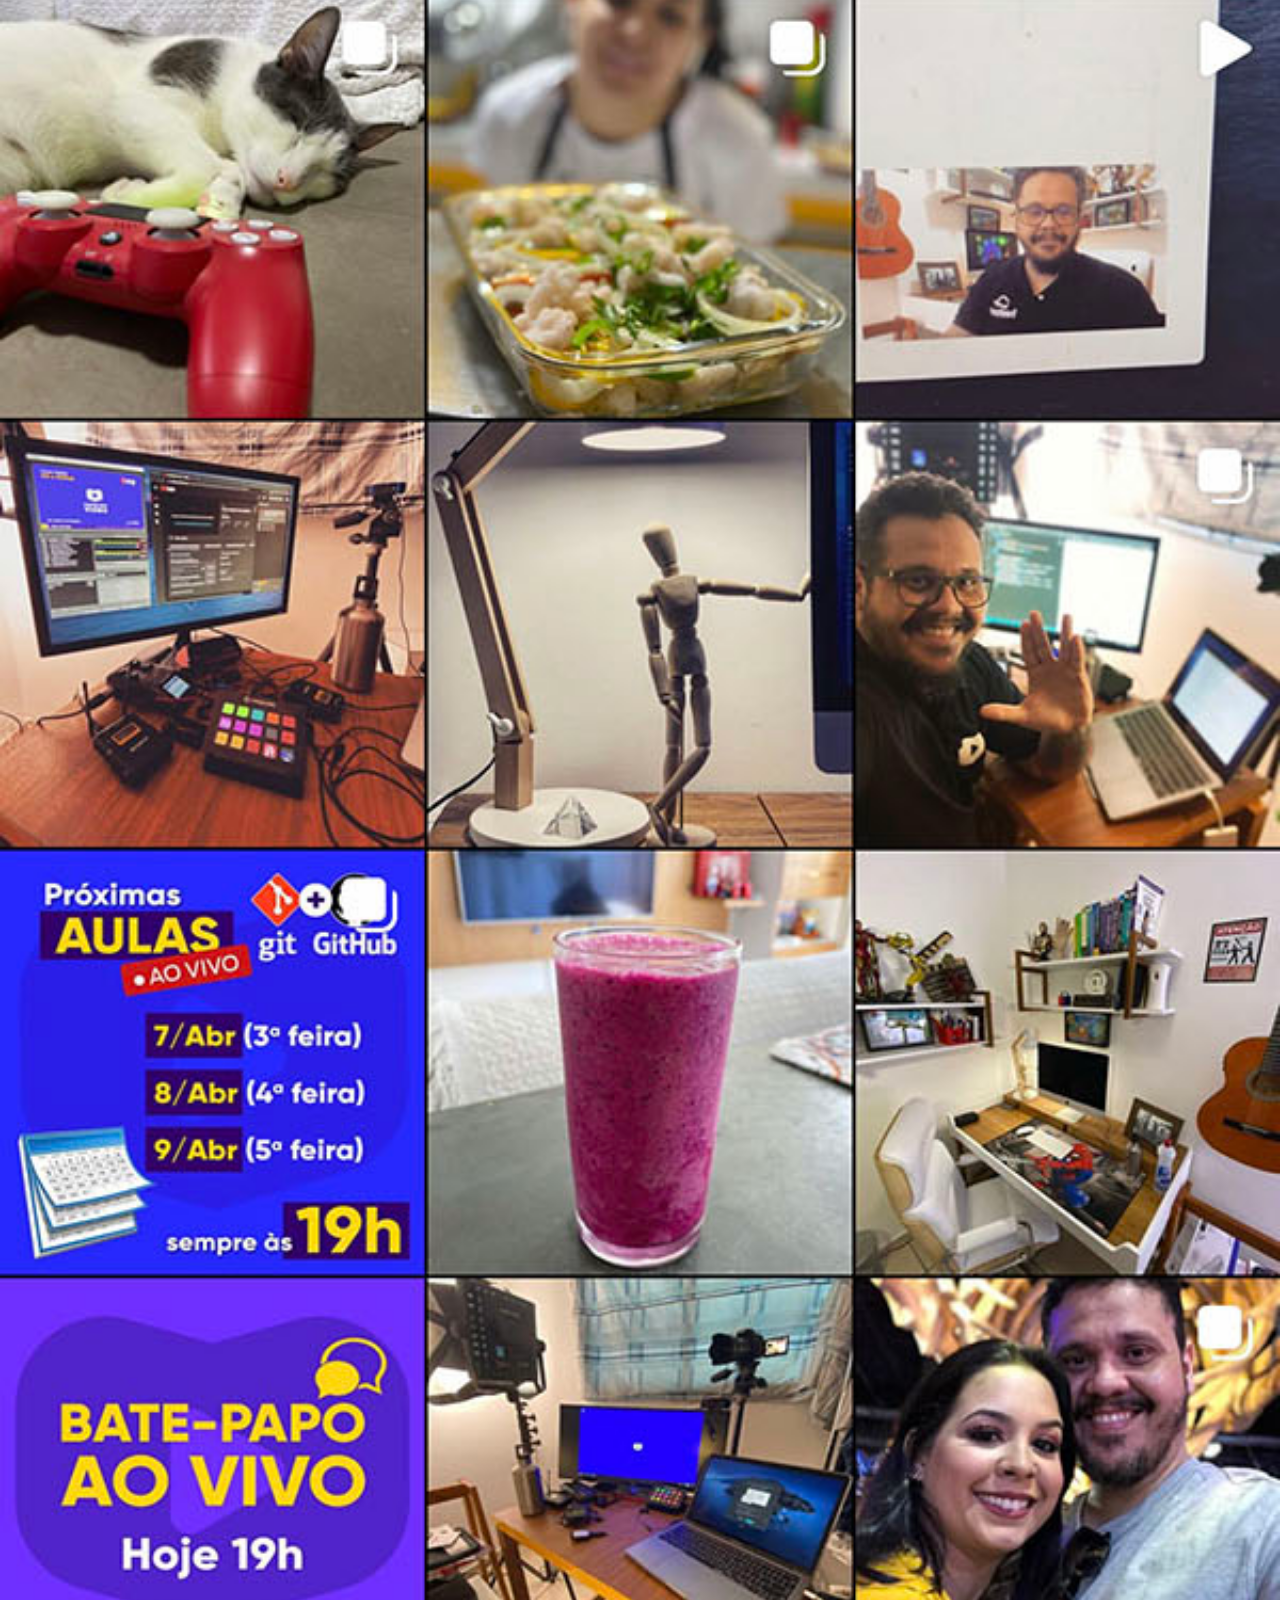
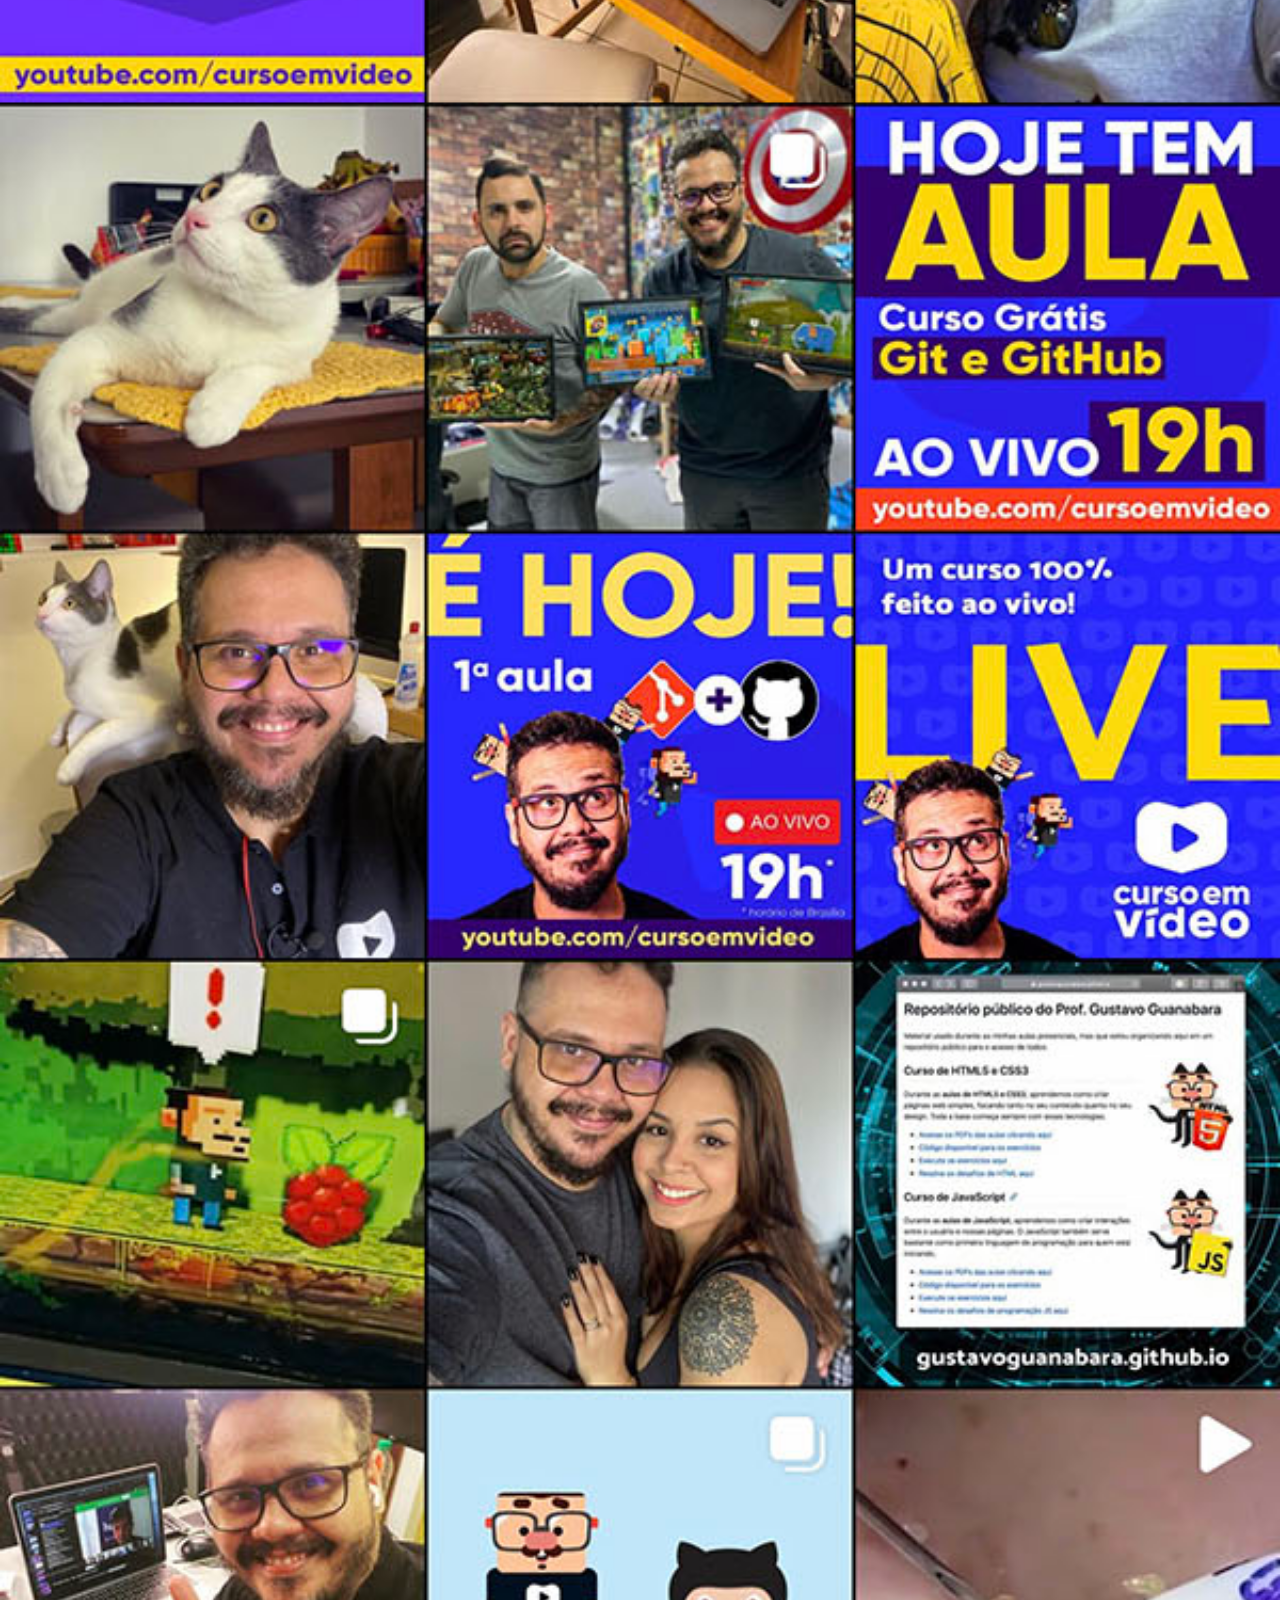
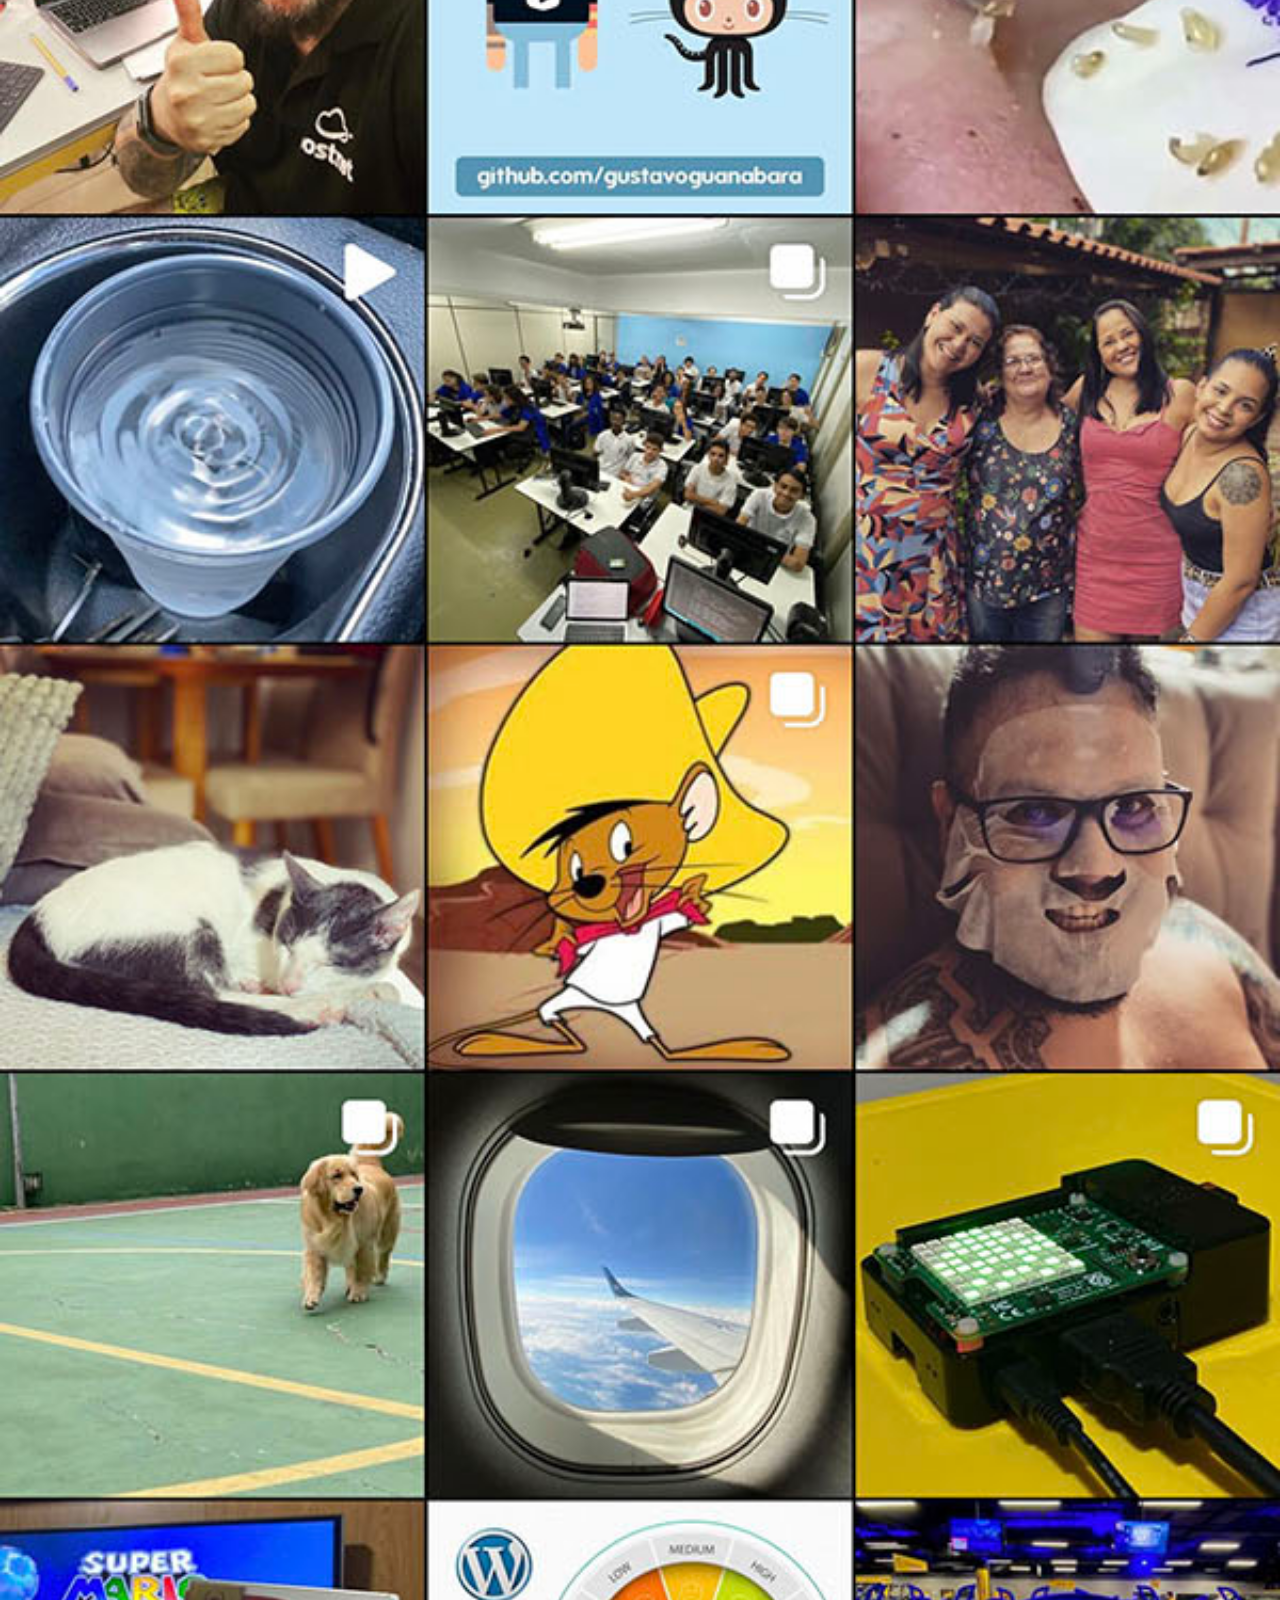
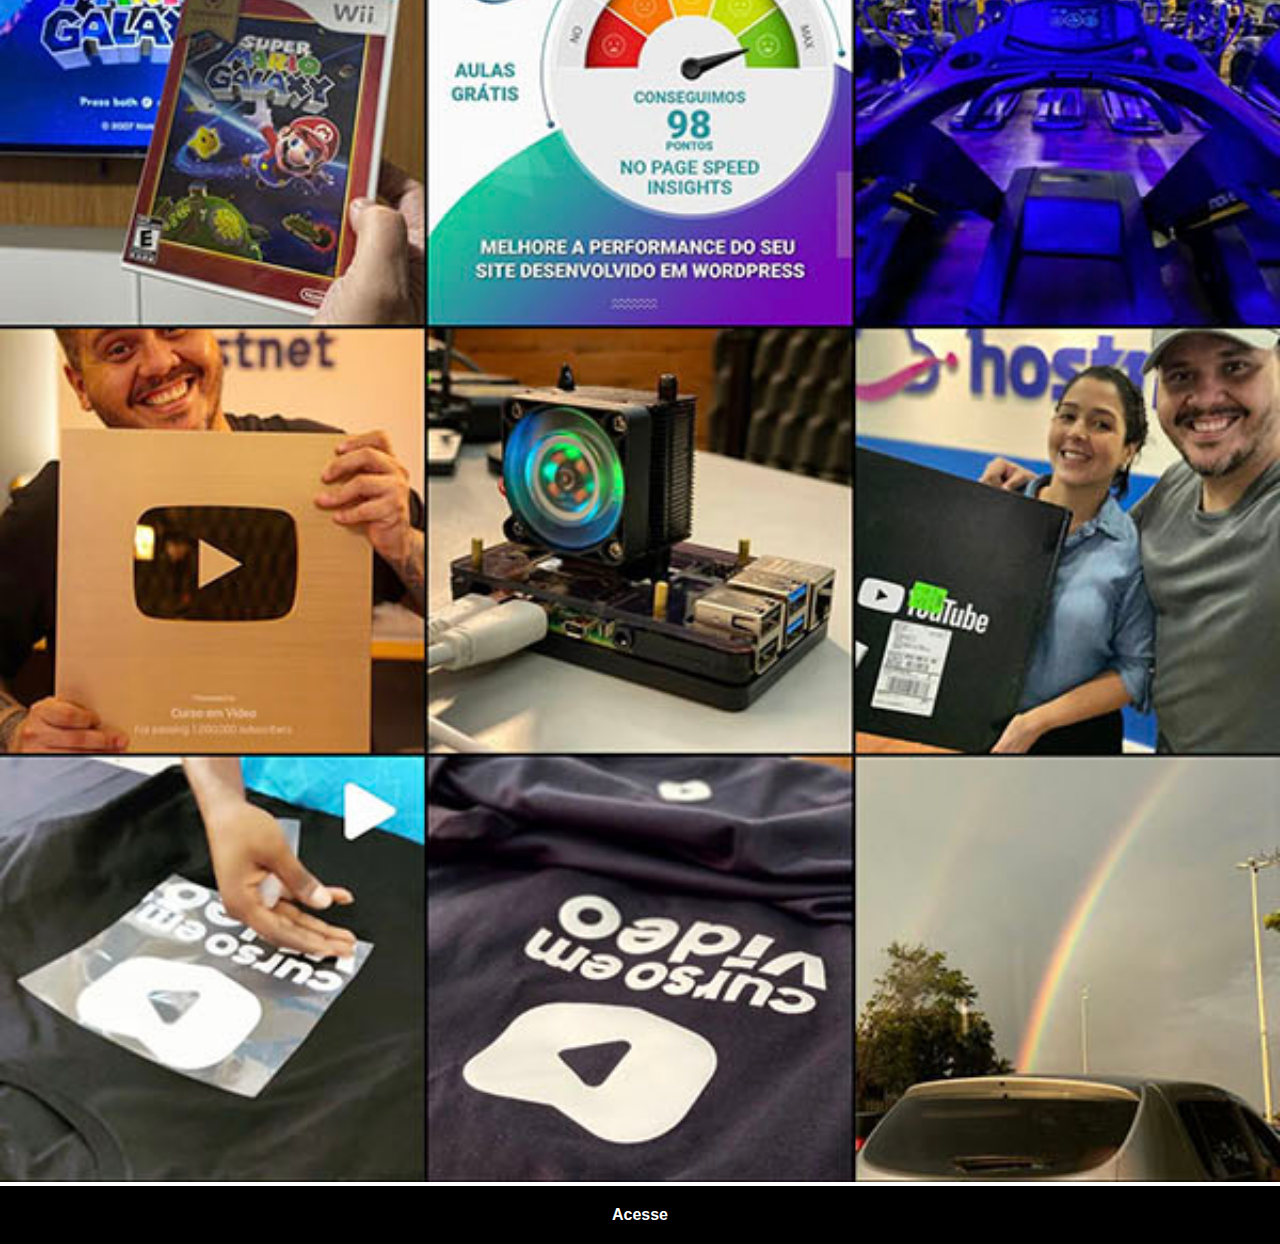
<file: instagram.html>
<!DOCTYPE html>
<html lang="pt-br">
<head>
    <meta charset="UTF-8">
    <meta http-equiv="X-UA-Compatible" content="IE=edge">
    <meta name="viewport" content="width=device-width, initial-scale=1.0">
    <title>Instagram</title>
    <link rel="stylesheet" href="estilos/social.css">
</head>
<body>
    <img src="imagens/tela-instagram.jpg" alt="Imagem-do-instagram"><a href="https://www.instagram.com/janja_m2/" target="_blank">Acesse</a></img>
</body>
</html>
</file>
<file: estilos/style.css>
@charset "UTF-8";

* {
    margin: 0px;
    padding: 0px;
    font-family: Arial, Helvetica, sans-serif;
}

html, body {
    width: 100vw;
    height: 100vh;
    background-color: #000;
}

body {
    background: url('../imagens/fundo-bege.jpg') no-repeat top center;
    background-size: cover;
    background-attachment: fixed;
}

main {
    position: relative;
    height: 100vh;
}

section#telefone {
    position: absolute;
    height: 627px;
    width: 311px;
    top: 50%;
    left: 50%;

    transform: translate(-50%, -50%);
    background: url('../imagens/frame-iphone.png') no-repeat;
}

iframe#tela {
    position: relative;
    top: 80px;
    left: 22px;
    width: 265px;
    height: 471px;
}

section#redes-sociais {
    text-align: right;
}

section#redes-sociais img {
    width: 60px;
    border-radius: 50%;
    box-shadow: 2px 2px 5px rgba(0, 0, 0, 0.473);
    margin-top: 5px;
    box-sizing: border-box;
}

section#redes-sociais img:hover {
    border: 2px solid #FFF;
    transform: translate(-6px, -6px);
    transition-duration: 0.6s;
    box-shadow: 5px 5px 10px rgba(0, 0, 0, 0.473);
}
</file>
<file: estilos/social.css>
@charset "UTF-8";

* {
    padding: 0px;
    margin: 0px;
    font-family: Arial, Helvetica, sans-serif;
}

::-webkit-scrollbar {
    width: 0px;
    height: 0px;
}

img {
    width: 100vw;
}

a {
    display: block;
    text-align: center;
    text-decoration: none;
    font-weight: bolder;
    padding: 20px;
    background-color: #000;
    color: #FFF;
}

a:hover {
    background-color: rgb(46, 45, 45);
    transition-duration: 0.4s;
}
</file>
